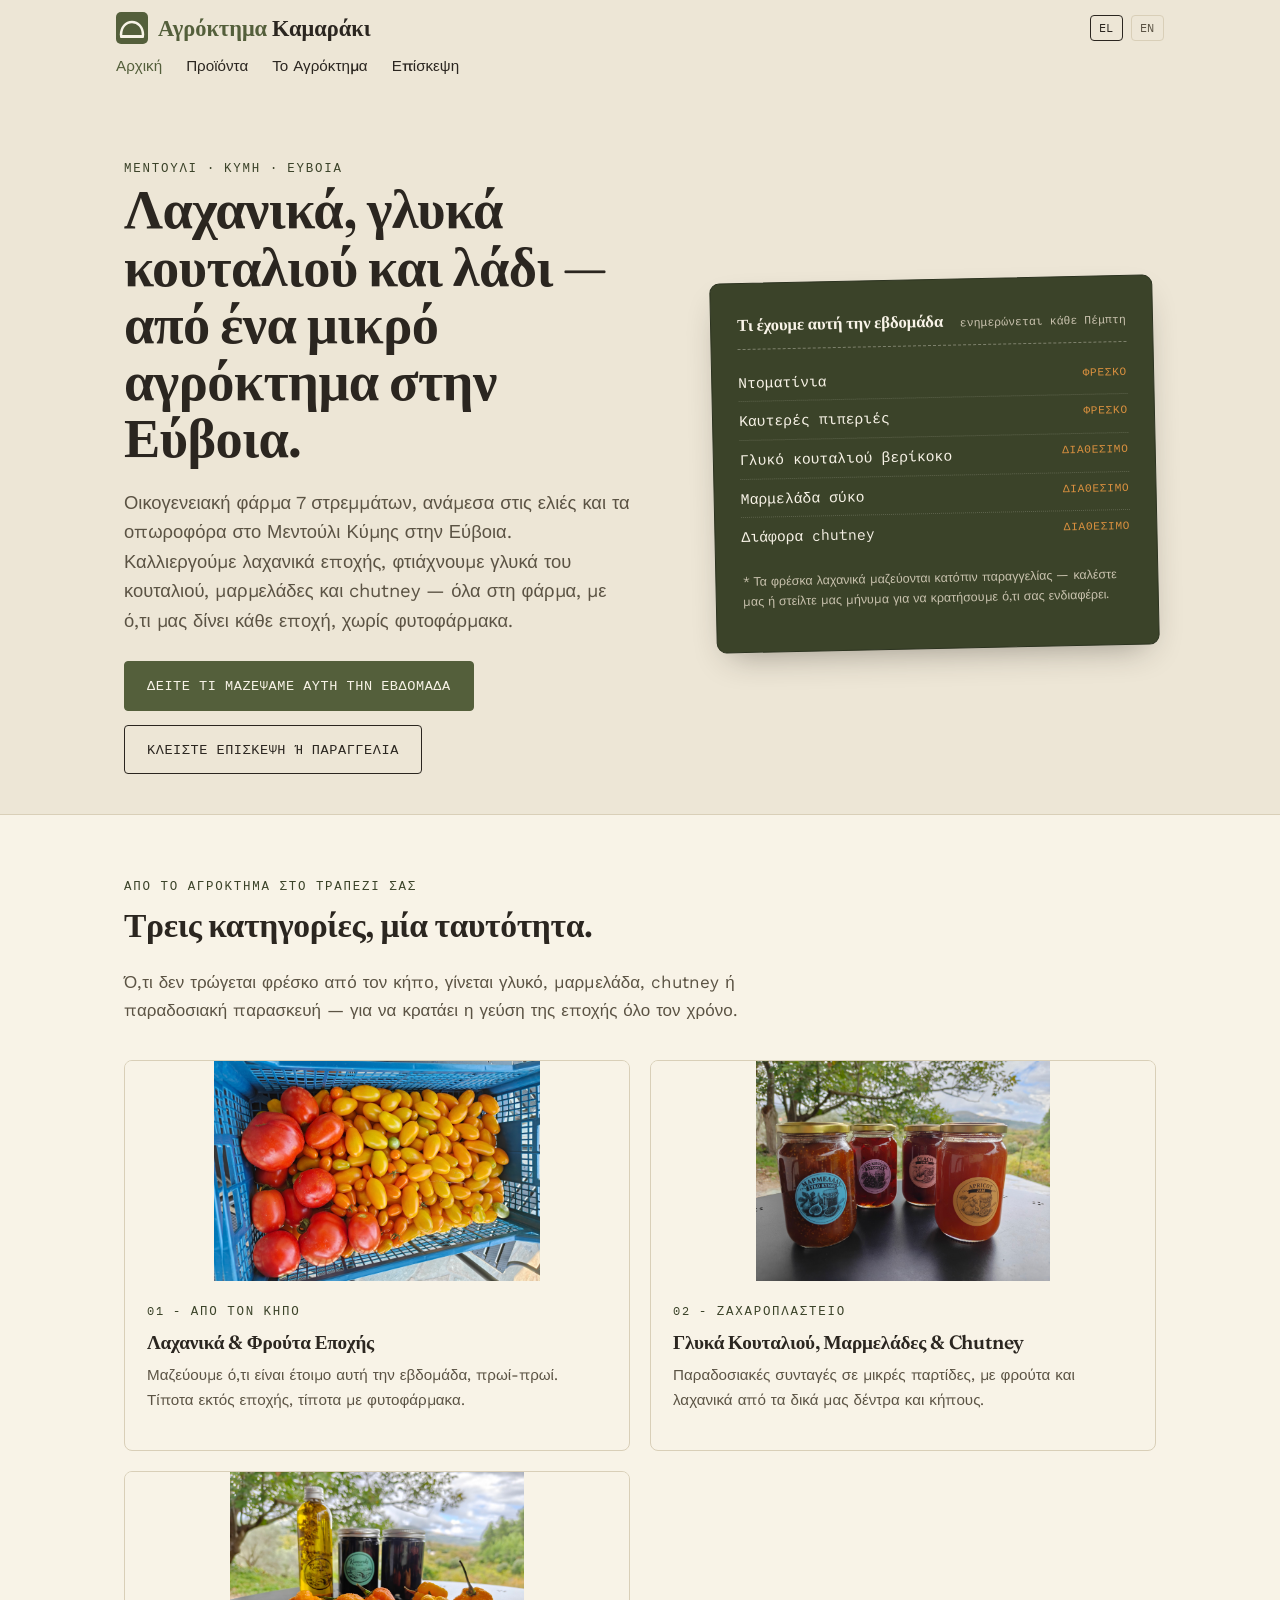
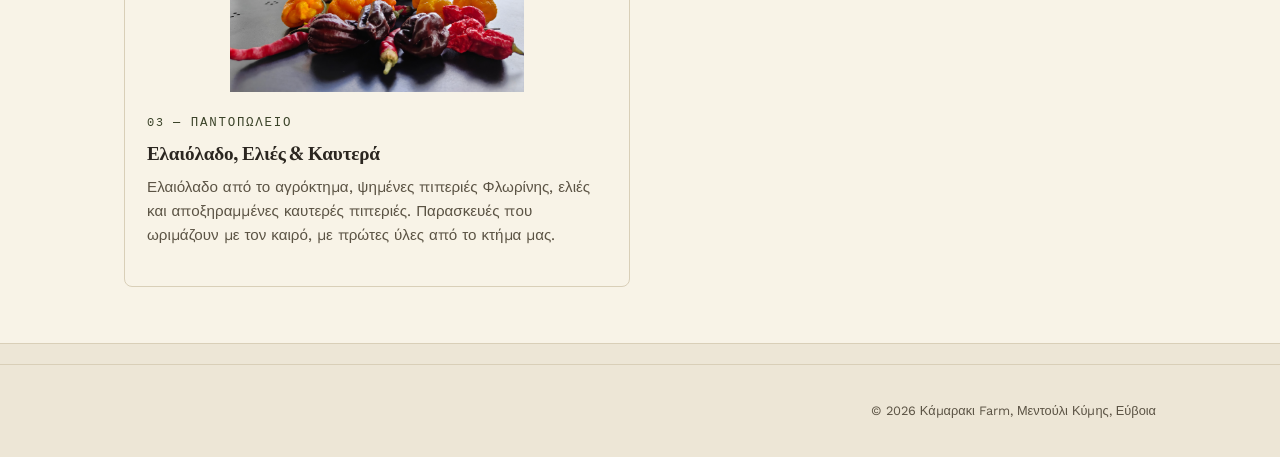
<file: index.html>
<!DOCTYPE html>
<html lang="el">
<head>
<meta charset="UTF-8">
<meta name="viewport" content="width=device-width, initial-scale=1.0">
<title>Αγρόκτημα Καμαράκι — Φρέσκα προϊόντα από το αγρόκτημά μας στην Εύβοια</title>
<meta name="description" content="Οικογενειακή φάρμα 7 στρεμμάτων στο Μεντούλι Κύμης, Εύβοια. Φρέσκα οπωρολαχανικά, γλυκά του κουταλιού, μαρμελάδες και chutney, απευθείας από τη φάρμα.">
<meta property="og:title" content="Αγρόκτημα Καμαράκι">
<meta property="og:description" content="Φρέσκα οπωρολαχανικά, γλυκά του κουταλιού, μαρμελάδες και chutney από τη φάρμα μας στο Μεντούλι Κύμης, Εύβοια.">
<meta property="og:type" content="website">
<link rel="icon" href="assets/favicon.svg" type="image/svg+xml">
<link rel="preconnect" href="https://fonts.googleapis.com">
<link href="https://fonts.googleapis.com/css2?family=Fraunces:opsz,wght@9..144,500;9..144,600;9..144,700&family=Work+Sans:wght@400;500;600&family=IBM+Plex+Mono:wght@400;500&display=swap" rel="stylesheet">
<link rel="stylesheet" href="styles.css?v=2">
</head>
<body>

<header class="site-header">
  <div class="wrap">
    <div class="header-top">
      <a class="brand" href="index.html">
        <svg viewBox="0 0 64 64" aria-hidden="true"><rect width="64" height="64" rx="10" fill="#545F3B"/><path d="M10 46 C10 30 20 20 32 20 C44 20 54 30 54 46" fill="none" stroke="#F8F3E7" stroke-width="5" stroke-linecap="round"/><rect x="8" y="46" width="48" height="6" rx="2" fill="#F8F3E7"/></svg>
        <span class="brand-name">
          <span class="brand-green">Αγρόκτημα</span> Καμαράκι
        </span>
      </a>
      <div class="lang-switch">
        <span>EL</span>
        <a href="index-en.html">EN</a>
      </div>
    </div>
    <nav class="main-nav" aria-label="Κύριο μενού">
      <ul>
        <li><a href="index.html" aria-current="page">Αρχική</a></li>
        <li><a href="products.html">Προϊόντα</a></li>
        <li><a href="about.html">Το Αγρόκτημα</a></li>
        <li><a href="visit.html">Επίσκεψη</a></li>
      </ul>
    </nav>
  </div>
</header>

<main>
  <section class="hero">
    <div class="wrap">
      <div>
        <span class="eyebrow">Μεντούλι · Κύμη · Εύβοια</span>
        <h1>Λαχανικά, γλυκά κουταλιού και λάδι — από ένα μικρό αγρόκτημα στην Εύβοια.</h1>
        <p class="lede">Οικογενειακή φάρμα 7 στρεμμάτων, ανάμεσα στις ελιές και τα οπωροφόρα στο Μεντούλι Κύμης στην Εύβοια. Καλλιεργούμε λαχανικά εποχής, φτιάχνουμε γλυκά του κουταλιού, μαρμελάδες και chutney — όλα στη φάρμα, με ό,τι μας δίνει κάθε εποχή, χωρίς φυτοφάρμακα.</p>
        <div class="hero-actions">
          <a class="btn btn-primary" href="products.html">Δείτε τι μαζέψαμε αυτή την εβδομάδα</a>
          <a class="btn btn-ghost" href="visit.html">Κλείστε επίσκεψη ή παραγγελία</a>
        </div>
      </div>

      <div class="harvest-board" aria-label="Σημερινή σοδειά">
        <div class="board-head">
          <h2>Τι έχουμε αυτή την εβδομάδα</h2>
          <span class="board-date">ενημερώνεται κάθε Πέμπτη</span>
        </div>
        <ul>
          <li><span>Ντοματίνια</span><span class="tag">ΦΡΕΣΚΟ</span></li>
          <li><span>Καυτερές πιπεριές</span><span class="tag">ΦΡΕΣΚΟ</span></li>
          <li><span>Γλυκό κουταλιού βερίκοκο</span><span class="tag">ΔΙΑΘΕΣΙΜΟ</span></li>
          <li><span>Μαρμελάδα σύκο</span><span class="tag">ΔΙΑΘΕΣΙΜΟ</span></li>
          <li><span>Διάφορα chutney</span><span class="tag">ΔΙΑΘΕΣΙΜΟ</span></li>
        </ul>
        <p class="note">* Τα φρέσκα λαχανικά μαζεύονται κατόπιν παραγγελίας — καλέστε μας ή στείλτε μας μήνυμα για να κρατήσουμε ό,τι σας ενδιαφέρει.</p>
      </div>
    </div>
  </section>

<section class="alt">
    <div class="wrap">
      <div class="section-head">
        <span class="eyebrow">Από το αγρόκτημα στο τραπέζι σας</span>
        <h2>Τρεις κατηγορίες, μία ταυτότητα.</h2>
        <p>Ό,τι δεν τρώγεται φρέσκο από τον κήπο, γίνεται γλυκό, μαρμελάδα, chutney ή παραδοσιακή παρασκευή — για να κρατάει η γεύση της εποχής όλο τον χρόνο.</p>
      </div>
      <div class="cat-grid">
        
        <!-- 01 — Σεζόν -->
        <div class="cat-card">
          <img src="images/laxanika.jpg" loading="lazy">
          <div class="cat-body">
            <span class="eyebrow">01 - Από τον Κήπο</span>
            <h3>Λαχανικά & Φρούτα Εποχής</h3>
            <p>Μαζεύουμε ό,τι είναι έτοιμο αυτή την εβδομάδα, πρωί-πρωί. Τίποτα εκτός εποχής, τίποτα με φυτοφάρμακα.</p>
          </div>
        </div>

        <!-- 02 — Ζαχαροπλαστείο -->
        <div class="cat-card">
          <img src="images/spoon_marm_chut.jpg" loading="lazy">
          <div class="cat-body">
            <span class="eyebrow">02 - Ζαχαροπλαστείο</span>
            <h3>Γλυκά Κουταλιού, Μαρμελάδες &amp; Chutney</h3>
            <p>Παραδοσιακές συνταγές σε μικρές παρτίδες, με φρούτα και λαχανικά από τα δικά μας δέντρα και κήπους.</p>
          </div>
        </div>

        <!-- 03 — Παντοπωλείο (Προστέθηκε για να ταιριάζει με τις 3 κατηγορίες) -->
        <div class="cat-card">
          <img src="images/oil_olives_hot.jpg" loading="lazy">
          <div class="cat-body">
            <span class="eyebrow">03 — Παντοπωλείο</span>
            <h3>Ελαιόλαδο, Ελιές & Καυτερά</h3>
            <p>Ελαιόλαδο από το αγρόκτημα, ψημένες πιπεριές Φλωρίνης, ελιές και αποξηραμμένες καυτερές πιπεριές. Παρασκευές που ωριμάζουν με τον καιρό, με πρώτες ύλες από το κτήμα μας.</p>
          </div>
        </div>

      </div>
    </div>
  </section>
</main>

<footer class="site-footer">
  <div class="wrap">
    <small>© 2026 Κάμαρακι Farm, Μεντούλι Κύμης, Εύβοια</small>
  </div>
</footer>

<script>
  document.addEventListener('DOMContentLoaded', () => {
    const header = document.querySelector('.site-header');
    const brandLink = header ? header.querySelector('.brand') : null;

    if (!header || !brandLink) return;

    window.addEventListener('scroll', () => {
      if (window.innerWidth > 768) return;
      
      const eyebrow = document.querySelector('.hero .eyebrow');
      if (eyebrow) {
        const headerBottom = header.getBoundingClientRect().bottom;
        const eyebrowTop = eyebrow.getBoundingClientRect().top;
        
        if (eyebrowTop <= headerBottom) {
          header.classList.add('is-scrolled');
        } else if (window.scrollY < 30) {
          header.classList.remove('is-scrolled');
        }
      }
    });

    // Tap στο λογότυπο για ομαλή επιστροφή στην κορυφή
    brandLink.addEventListener('click', (e) => {
      if (window.innerWidth <= 768 && header.classList.contains('is-scrolled')) {
        e.preventDefault();
        window.scrollTo({ top: 0, behavior: 'smooth' });
      }
    });
  });
</script>

</body>
</html>
</file>
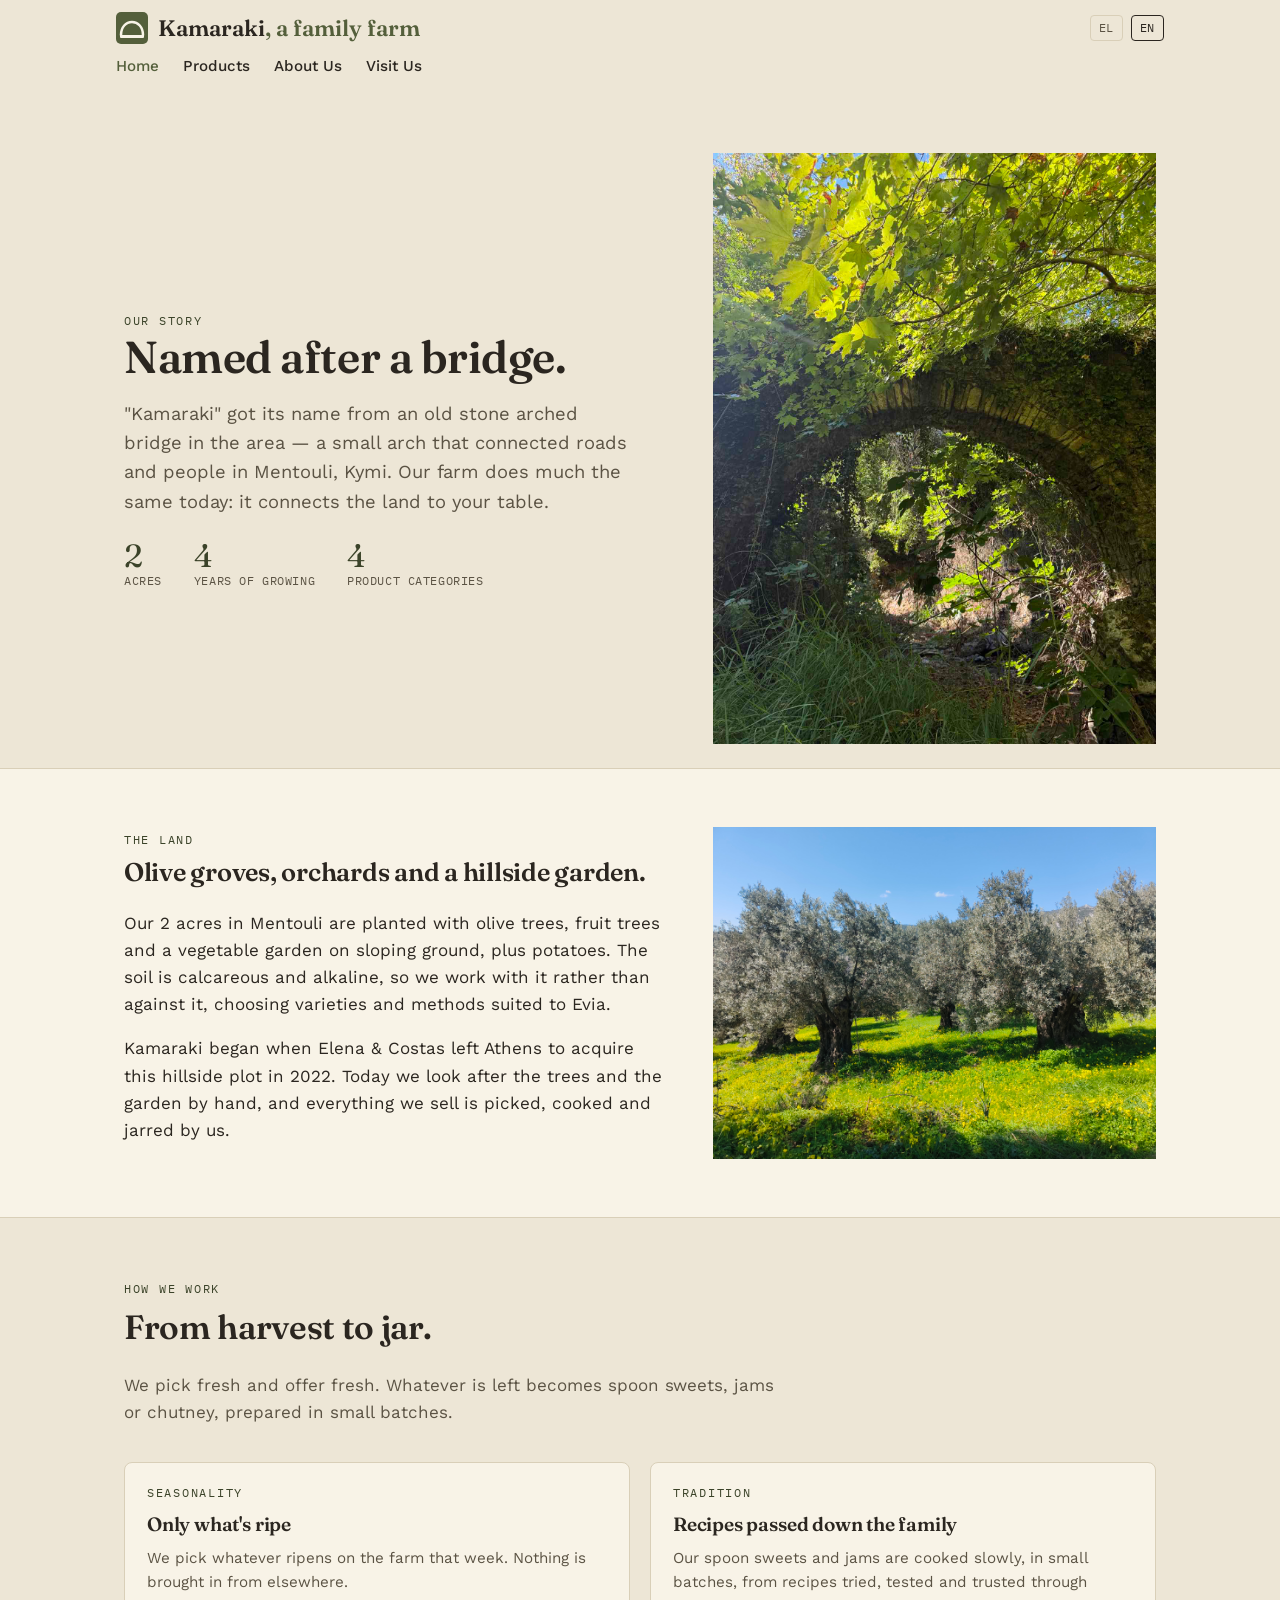
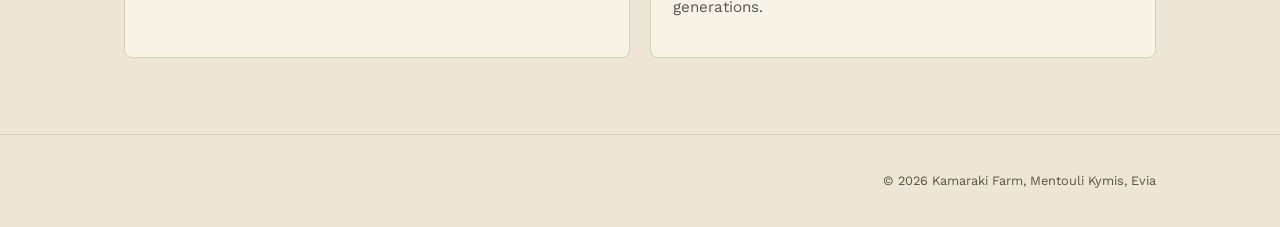
<file: about-en.html>
<!DOCTYPE html>
<html lang="en">
<head>
<meta charset="UTF-8">
<meta name="viewport" content="width=device-width, initial-scale=1.0">
<title>About Us — Kamaraki Farm</title>
<meta name="description" content="The story behind Kamaraki Farm, a family farm of 2 acres in Mentouli, Kymi, Evia.">
<link rel="icon" href="assets/favicon.svg" type="image/svg+xml">
<link rel="preconnect" href="https://fonts.googleapis.com">
<link href="https://fonts.googleapis.com/css2?family=Fraunces:opsz,wght@9..144,500;9..144,600;9..144,700&family=Work+Sans:wght@400;500;600&family=IBM+Plex+Mono:wght@400;500&display=swap" rel="stylesheet">
<link rel="stylesheet" href="styles.css">
</head>
<body>

<header class="site-header">
  <div class="wrap">
    <div class="header-top">
      <a class="brand" href="index-en.html">
        <svg viewBox="0 0 64 64" aria-hidden="true"><rect width="64" height="64" rx="10" fill="#545F3B"/><path d="M10 46 C10 30 20 20 32 20 C44 20 54 30 54 46" fill="none" stroke="#F8F3E7" stroke-width="5" stroke-linecap="round"/><rect x="8" y="46" width="48" height="6" rx="2" fill="#F8F3E7"/></svg>
        <span class="brand-name">Kamaraki<span class="brand-green">,<span class="brand-tagline"> a family farm</span></span></span>
      </a>
      <div class="lang-switch">
        <a href="index.html">EL</a>
        <span>EN</span>
      </div>
    </div>
    <nav class="main-nav" aria-label="Main menu">
      <ul>
        <li><a href="index-en.html" aria-current="page">Home</a></li>
        <li><a href="products-en.html">Products</a></li>
        <li><a href="about-en.html">About Us</a></li>
        <li><a href="visit-en.html">Visit Us</a></li>
      </ul>
    </nav>
  </div>
</header>

<main>
  <section class="hero" style="padding-bottom:24px;">
    <div class="story-grid wrap">
      <div>
        <span class="eyebrow">Our Story</span>
        <h1 style="font-size:clamp(2rem,4vw,2.8rem);">Named after a bridge.</h1>
        <p class="lede">"Kamaraki" got its name from an old stone arched bridge in the area — a small arch that connected roads and people in Mentouli, Kymi. Our farm does much the same today: it connects the land to your table.</p>
        <div class="stat-row">
          <div class="stat"><div class="num">2</div><div class="label">Acres</div></div>
          <div class="stat"><div class="num">4</div><div class="label">Years of growing</div></div>
          <div class="stat"><div class="num">4</div><div class="label">Product categories</div></div>
        </div>
      </div>
     <img src="images/KAMARAKI.jpg" loading="lazy">
    </div>
  </section>

  <section class="alt">
    <div class="story-grid reverse wrap">
      <img src="images/elaionas.jpg" loading="lazy">
      <div>
        <span class="eyebrow">The Land</span>
        <h2>Olive groves, orchards and a hillside garden.</h2>
        <p>Our 2 acres in Mentouli are planted with olive trees, fruit trees and a vegetable garden on sloping ground, plus potatoes. The soil is calcareous and alkaline, so we work with it rather than against it, choosing varieties and methods suited to Evia.</p>
        <p>Kamaraki began when Elena & Costas left Athens to acquire this hillside plot in 2022. Today we look after the trees and the garden by hand, and everything we sell is picked, cooked and jarred by us.</p>
      </div>
    </div>
  </section>

  <section>
    <div class="wrap">
      <div class="section-head">
        <span class="eyebrow">How We Work</span>
        <h2>From harvest to jar.</h2>
        <p>We pick fresh and offer fresh. Whatever is left becomes spoon sweets, jams or chutney, prepared in small batches.</p>
      </div>
      <div class="cat-grid">
        <div class="cat-card">
          <div class="cat-body">
            <span class="eyebrow">Seasonality</span>
            <h3>Only what's ripe</h3>
            <p>We pick whatever ripens on the farm that week. Nothing is brought in from elsewhere.</p>
          </div>
        </div>
        <div class="cat-card">
          <div class="cat-body">
            <span class="eyebrow">Tradition</span>
            <h3>Recipes passed down the family</h3>
            <p>Our spoon sweets and jams are cooked slowly, in small batches, from recipes tried, tested and trusted through generations.</p>
          </div>
        </div>
      </div>
    </div>
  </section>
</main>

<footer class="site-footer">
  <div class="wrap">
    <small>© 2026 Kamaraki Farm, Mentouli Kymis, Evia</small>
  </div>
</footer>

<script>
  document.addEventListener('DOMContentLoaded', () => {
    const header = document.querySelector('.site-header');
    const brandLink = header ? header.querySelector('.brand') : null;

    if (!header || !brandLink) return;

    window.addEventListener('scroll', () => {
      if (window.innerWidth > 768) return;

      const eyebrow = document.querySelector('.hero .eyebrow');
      if (eyebrow) {
        const headerBottom = header.getBoundingClientRect().bottom;
        const eyebrowTop = eyebrow.getBoundingClientRect().top;

        if (eyebrowTop <= headerBottom) {
          header.classList.add('is-scrolled');
        } else if (window.scrollY < 30) {
          header.classList.remove('is-scrolled');
        }
      }
    });

    brandLink.addEventListener('click', (e) => {
      if (window.innerWidth <= 768 && header.classList.contains('is-scrolled')) {
        e.preventDefault();
        window.scrollTo({ top: 0, behavior: 'smooth' });
      }
    });
  });
</script>

</body>
</html>
</file>
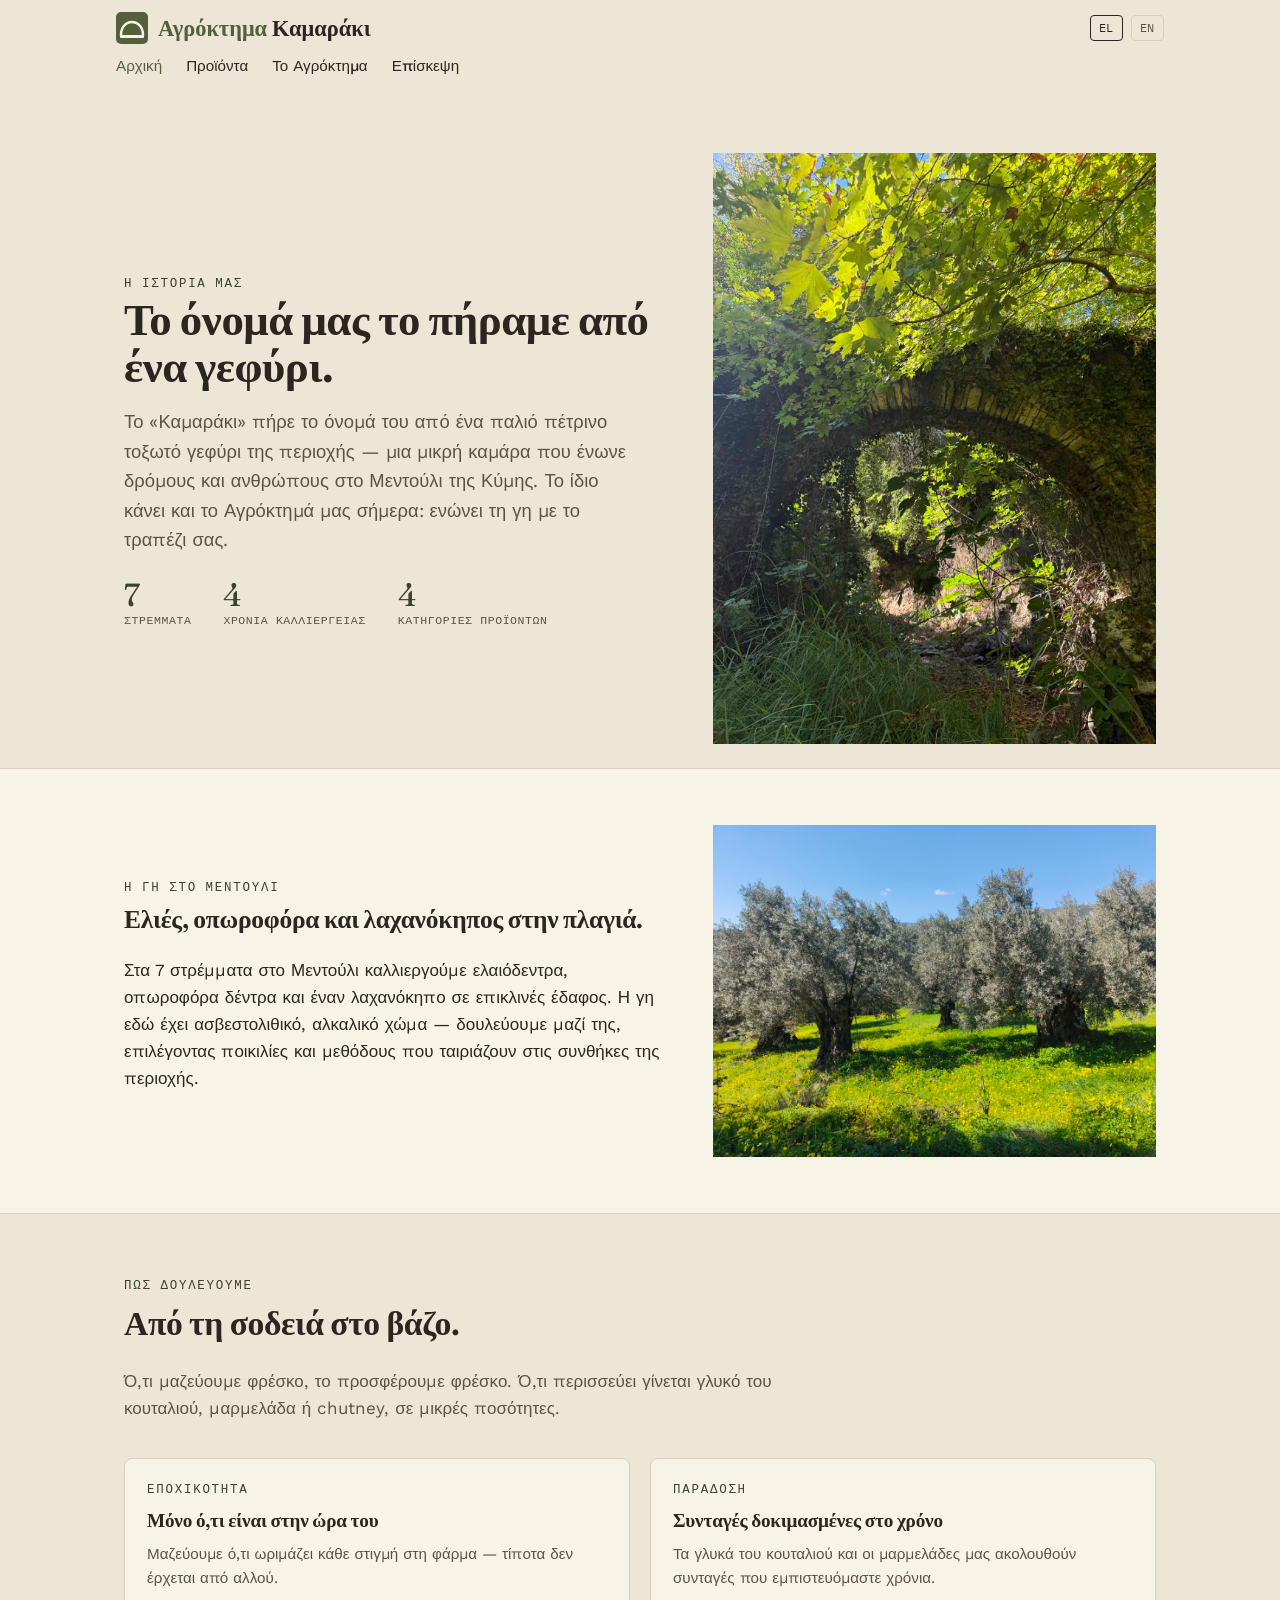
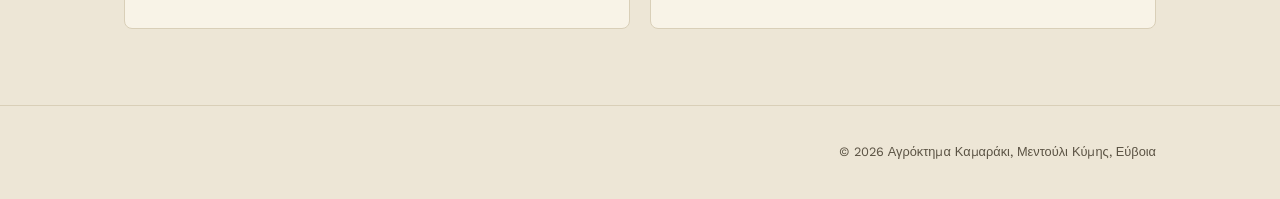
<file: about.html>
<!DOCTYPE html>
<html lang="el">
<head>
<meta charset="UTF-8">
<meta name="viewport" content="width=device-width, initial-scale=1.0">
<title>Το Αγρόκτημα — Αγρόκτημα Καμαράκι</title>
<meta name="description" content="Η ιστορία πίσω από το Αγρόκτημα Καμαράκι, μια οικογενειακή φάρμα 7 στρεμμάτων στο Μεντούλι Κύμης, Εύβοια.">
<link rel="icon" href="assets/favicon.svg" type="image/svg+xml">
<link rel="preconnect" href="https://fonts.googleapis.com">
<link href="https://fonts.googleapis.com/css2?family=Fraunces:opsz,wght@9..144,500;9..144,600;9..144,700&family=Work+Sans:wght@400;500;600&family=IBM+Plex+Mono:wght@400;500&display=swap" rel="stylesheet">
<link rel="stylesheet" href="styles.css">
</head>
<body>

<header class="site-header">
  <div class="wrap">
    <div class="header-top">
      <a class="brand" href="index.html">
        <svg viewBox="0 0 64 64" aria-hidden="true"><rect width="64" height="64" rx="10" fill="#545F3B"/><path d="M10 46 C10 30 20 20 32 20 C44 20 54 30 54 46" fill="none" stroke="#F8F3E7" stroke-width="5" stroke-linecap="round"/><rect x="8" y="46" width="48" height="6" rx="2" fill="#F8F3E7"/></svg>
        <span class="brand-name">
          <span class="brand-green">Αγρόκτημα</span> Καμαράκι
        </span>
      </a>
      <div class="lang-switch">
        <span>EL</span>
        <a href="index-en.html">EN</a>
      </div>
    </div>
    <nav class="main-nav" aria-label="Κύριο μενού">
      <ul>
        <li><a href="index.html" aria-current="page">Αρχική</a></li>
        <li><a href="products.html">Προϊόντα</a></li>
        <li><a href="about.html">Το Αγρόκτημα</a></li>
        <li><a href="visit.html">Επίσκεψη</a></li>
      </ul>
    </nav>
  </div>
</header>

<main>
  <section class="hero" style="padding-bottom:24px;">
    <div class="story-grid wrap">
      <div>
        <span class="eyebrow">Η Ιστορία Μας</span>
        <h1 style="font-size:clamp(2rem,4vw,2.8rem);">Το όνομά μας το πήραμε από ένα γεφύρι.</h1>
        <p class="lede">Το «Καμαράκι» πήρε το όνομά του από ένα παλιό πέτρινο τοξωτό γεφύρι της περιοχής — μια μικρή καμάρα που ένωνε δρόμους και ανθρώπους στο Μεντούλι της Κύμης. Το ίδιο κάνει και το Αγρόκτημά μας σήμερα: ενώνει τη γη με το τραπέζι σας.</p>
        <div class="stat-row">
          <div class="stat"><div class="num">7</div><div class="label">Στρέμματα</div></div>
          <div class="stat"><div class="num">4</div><div class="label">Χρόνια καλλιέργειας</div></div>
          <div class="stat"><div class="num">4</div><div class="label">Κατηγορίες προϊόντων</div></div>
        </div>
      </div>
      <img src="images/KAMARAKI.jpg" loading="lazy">
    </div>
  </section>

  <section class="alt">
    <div class="story-grid reverse wrap">
      <img src="images/elaionas.jpg" loading="lazy">
      <div>
        <span class="eyebrow">Η Γη στο Μεντούλι</span>
        <h2>Ελιές, οπωροφόρα και λαχανόκηπος στην πλαγιά.</h2>
        <p>Στα 7 στρέμματα στο Μεντούλι καλλιεργούμε ελαιόδεντρα, οπωροφόρα δέντρα και έναν λαχανόκηπο σε επικλινές έδαφος. Η γη εδώ έχει ασβεστολιθικό, αλκαλικό χώμα — δουλεύουμε μαζί της, επιλέγοντας ποικιλίες και μεθόδους που ταιριάζουν στις συνθήκες της περιοχής.</p>
      </div>
    </div>
  </section>

  <section>
    <div class="wrap">
      <div class="section-head">
        <span class="eyebrow">Πώς Δουλεύουμε</span>
        <h2>Από τη σοδειά στο βάζο.</h2>
        <p>Ό,τι μαζεύουμε φρέσκο, το προσφέρουμε φρέσκο. Ό,τι περισσεύει γίνεται γλυκό του κουταλιού, μαρμελάδα ή chutney, σε μικρές ποσότητες.</p>
      </div>
      <div class="cat-grid">
        <div class="cat-card">
          <div class="cat-body">
            <span class="eyebrow">Εποχικότητα</span>
            <h3>Μόνο ό,τι είναι στην ώρα του</h3>
            <p>Μαζεύουμε ό,τι ωριμάζει κάθε στιγμή στη φάρμα — τίποτα δεν έρχεται από αλλού.</p>
          </div>
        </div>
        <div class="cat-card">
          <div class="cat-body">
            <span class="eyebrow">Παράδοση</span>
            <h3>Συνταγές δοκιμασμένες στο χρόνο</h3>
            <p>Τα γλυκά του κουταλιού και οι μαρμελάδες μας ακολουθούν συνταγές που εμπιστευόμαστε χρόνια.</p>
          </div>
        </div>
      </div>
    </div>
  </section>
</main>

<footer class="site-footer">
  <div class="wrap">
    <small>© 2026 Αγρόκτημα Καμαράκι, Μεντούλι Κύμης, Εύβοια</small>
  </div>
</footer>

<script>
  document.addEventListener('DOMContentLoaded', () => {
    const header = document.querySelector('.site-header');
    const brandLink = header ? header.querySelector('.brand') : null;

    if (!header || !brandLink) return;

    // Παρακολούθηση κύλισης (scroll) στα κινητά
    window.addEventListener('scroll', () => {
      if (window.innerWidth > 768) return;
      
      const eyebrow = document.querySelector('.hero .eyebrow');
      if (eyebrow) {
        const headerBottom = header.getBoundingClientRect().bottom;
        const eyebrowTop = eyebrow.getBoundingClientRect().top;
        
        if (eyebrowTop <= headerBottom) {
          header.classList.add('is-scrolled');
        } else if (window.scrollY < 30) {
          header.classList.remove('is-scrolled');
        }
      }
    });

    // Tap στο λογότυπο για ομαλή επιστροφή στην κορυφή όταν η σελίδα έχει κατεβεί
    brandLink.addEventListener('click', (e) => {
      if (window.innerWidth <= 768 && header.classList.contains('is-scrolled')) {
        e.preventDefault();
        window.scrollTo({ top: 0, behavior: 'smooth' });
      }
    });
  });
</script>

</body>
</html>
</file>
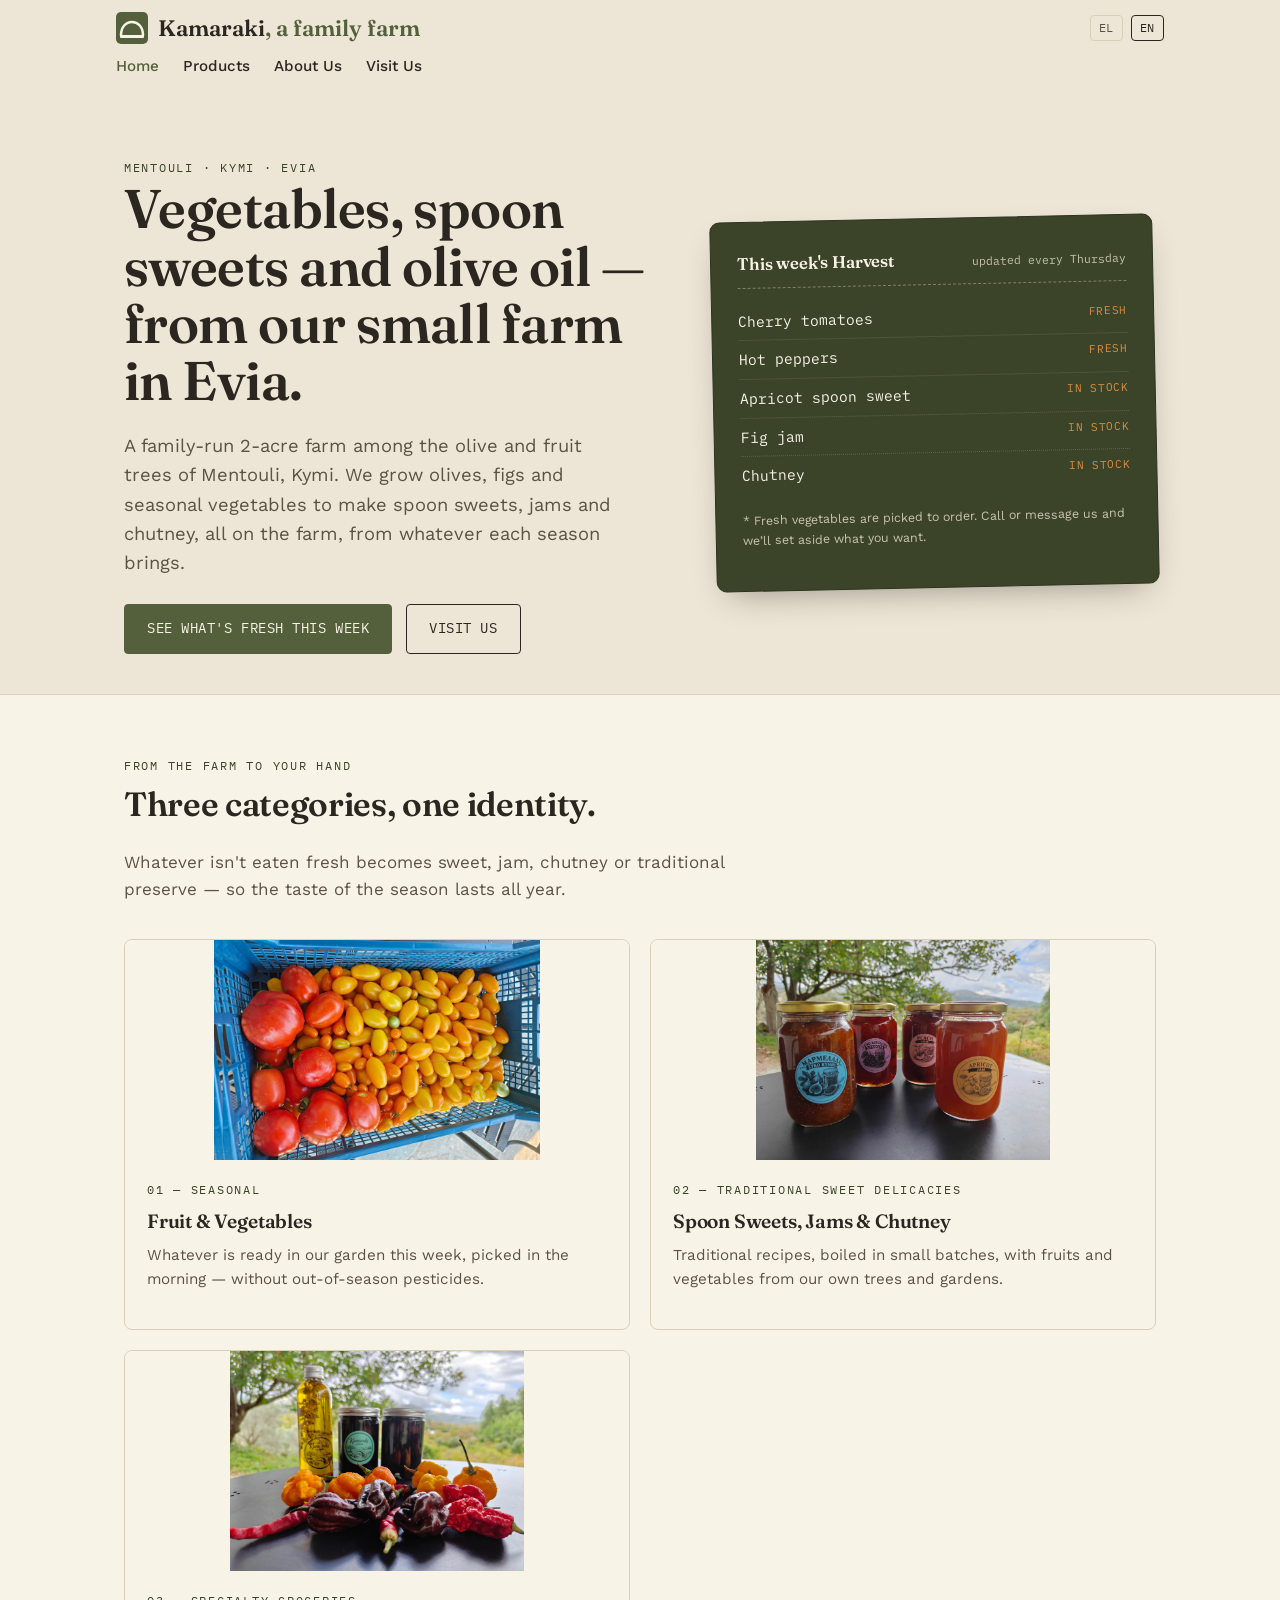
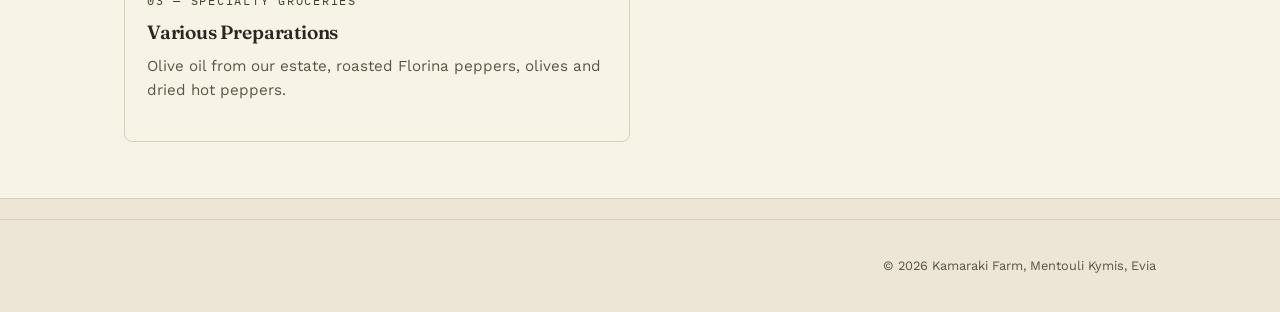
<file: index-en.html>
<!DOCTYPE html>
<html lang="en">
<head>
<meta charset="UTF-8">
<meta name="viewport" content="width=device-width, initial-scale=1.0">
<title>Kamaraki Farm — Fresh produce from our farm in Evia</title>
<meta name="description" content="Family farm of 7 acres in Mentouli, Kymi, Evia. Fresh vegetables, spoon sweets, jams and chutney, straight from the farm.">
<meta property="og:title" content="Kamaraki Farm">
<meta property="og:description" content="Fresh vegetables, spoon sweets, jams and chutney from our farm in Mentouli, Kymi, Evia.">
<meta property="og:type" content="website">
<link rel="icon" href="assets/favicon.svg" type="image/svg+xml">
<link rel="preconnect" href="https://fonts.googleapis.com">
<link href="https://fonts.googleapis.com/css2?family=Fraunces:opsz,wght@9..144,500;9..144,600;9..144,700&family=Work+Sans:wght@400;500;600&family=IBM+Plex+Mono:wght@400;500&display=swap" rel="stylesheet">
<link rel="stylesheet" href="styles.css?v=2">
</head>
<body>

<header class="site-header">
  <div class="wrap">
    <div class="header-top">
      <a class="brand" href="index-en.html">
        <svg viewBox="0 0 64 64" aria-hidden="true"><rect width="64" height="64" rx="10" fill="#545F3B"/><path d="M10 46 C10 30 20 20 32 20 C44 20 54 30 54 46" fill="none" stroke="#F8F3E7" stroke-width="5" stroke-linecap="round"/><rect x="8" y="46" width="48" height="6" rx="2" fill="#F8F3E7"/></svg>
        <span class="brand-name">Kamaraki<span class="brand-green">,<span class="brand-tagline"> a family farm</span></span></span>
      </a>
      <div class="lang-switch">
        <a href="index.html">EL</a>
        <span>EN</span>
      </div>
    </div>
    <nav class="main-nav" aria-label="Main menu">
      <ul>
        <li><a href="index-en.html" aria-current="page">Home</a></li>
        <li><a href="products-en.html">Products</a></li>
        <li><a href="about-en.html">About Us</a></li>
        <li><a href="visit-en.html">Visit Us</a></li>
      </ul>
    </nav>
  </div>
</header>

<main>
  <section class="hero">
    <div class="wrap">
      <div>
        <span class="eyebrow">Mentouli · Kymi · Evia</span>
        <h1>Vegetables, spoon sweets and olive oil — from our small farm in Evia.</h1>
        <p class="lede">A family-run 2-acre farm among the olive and fruit trees of Mentouli, Kymi. We grow olives, figs and seasonal vegetables to make spoon sweets, jams and chutney, all on the farm, from whatever each season brings.</p>
        <div class="hero-actions">
          <a class="btn btn-primary" href="products-en.html">See what's fresh this week</a>
          <a class="btn btn-ghost" href="visit-en.html">Visit us</a>
        </div>
      </div>

      <div class="harvest-board" aria-label="Today's harvest">
        <div class="board-head">
          <h2>This week's Harvest</h2>
          <span class="board-date">updated every Thursday</span>
        </div>
        <ul>
          <li><span>Cherry tomatoes</span><span class="tag">FRESH</span></li>
          <li><span>Hot peppers</span><span class="tag">FRESH</span></li>
          <li><span>Apricot spoon sweet</span><span class="tag">IN STOCK</span></li>
          <li><span>Fig jam</span><span class="tag">IN STOCK</span></li>
          <li><span>Chutney</span><span class="tag">IN STOCK</span></li>
        </ul>
        <p class="note">* Fresh vegetables are picked to order. Call or message us and we’ll set aside what you want.</p>
      </div>
    </div>
  </section>

<section class="alt">
    <div class="wrap">
      <div class="section-head">
        <span class="eyebrow">From the farm to your hand</span>
        <h2>Three categories, one identity.</h2>
        <p>Whatever isn't eaten fresh becomes sweet, jam, chutney or traditional preserve — so the taste of the season lasts all year.</p>
      </div>
      <div class="cat-grid">

        <div class="cat-card">
          <img src="images/laxanika.jpg" loading="lazy">
          <div class="cat-body">
            <span class="eyebrow">01 — Seasonal</span>
            <h3>Fruit & Vegetables</h3>
            <p>Whatever is ready in our garden this week, picked in the morning — without out-of-season pesticides.</p>
          </div>
        </div>

        <div class="cat-card">
          <img src="images/spoon_marm_chut.jpg" loading="lazy">
          <div class="cat-body">
            <span class="eyebrow">02 — Traditional Sweet Delicacies</span>
            <h3>Spoon Sweets, Jams &amp; Chutney</h3>
            <p>Traditional recipes, boiled in small batches, with fruits and vegetables from our own trees and gardens.</p>
          </div>
        </div>

        <div class="cat-card">
          <img src="images/oil_olives_hot.jpg" loading="lazy">
          <div class="cat-body">
            <span class="eyebrow">03 — Specialty Groceries</span>
            <h3>Various Preparations</h3>
            <p>Olive oil from our estate, roasted Florina peppers, olives and dried hot peppers.</p>
          </div>
        </div>

      </div>
    </div>
  </section>
</main>

<footer class="site-footer">
  <div class="wrap">
    <small>© 2026 Kamaraki Farm, Mentouli Kymis, Evia</small>
  </div>
</footer>

<script>
  document.addEventListener('DOMContentLoaded', () => {
    const header = document.querySelector('.site-header');
    const brandLink = header ? header.querySelector('.brand') : null;

    if (!header || !brandLink) return;

    window.addEventListener('scroll', () => {
      if (window.innerWidth > 768) return;

      const eyebrow = document.querySelector('.hero .eyebrow');
      if (eyebrow) {
        const headerBottom = header.getBoundingClientRect().bottom;
        const eyebrowTop = eyebrow.getBoundingClientRect().top;

        if (eyebrowTop <= headerBottom) {
          header.classList.add('is-scrolled');
        } else if (window.scrollY < 30) {
          header.classList.remove('is-scrolled');
        }
      }
    });

    brandLink.addEventListener('click', (e) => {
      if (window.innerWidth <= 768 && header.classList.contains('is-scrolled')) {
        e.preventDefault();
        window.scrollTo({ top: 0, behavior: 'smooth' });
      }
    });
  });
</script>

</body>
</html>
</file>
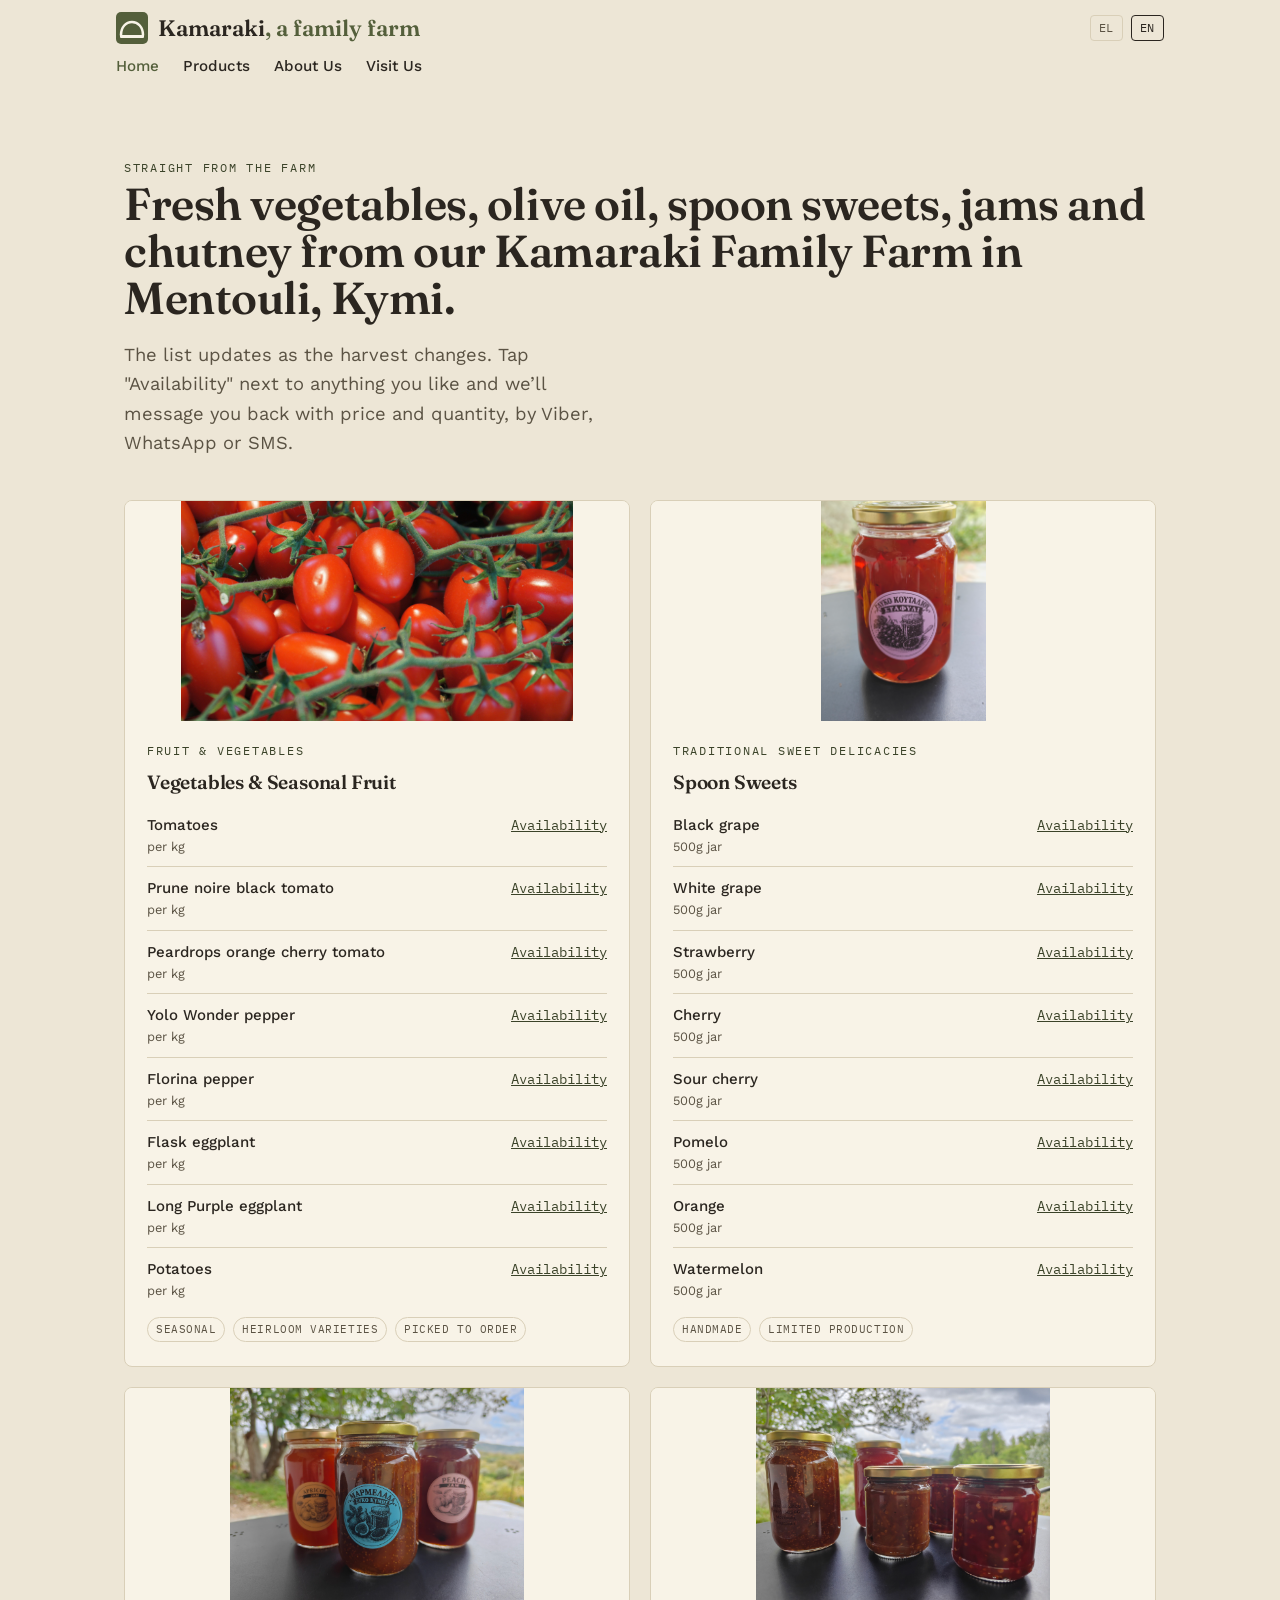
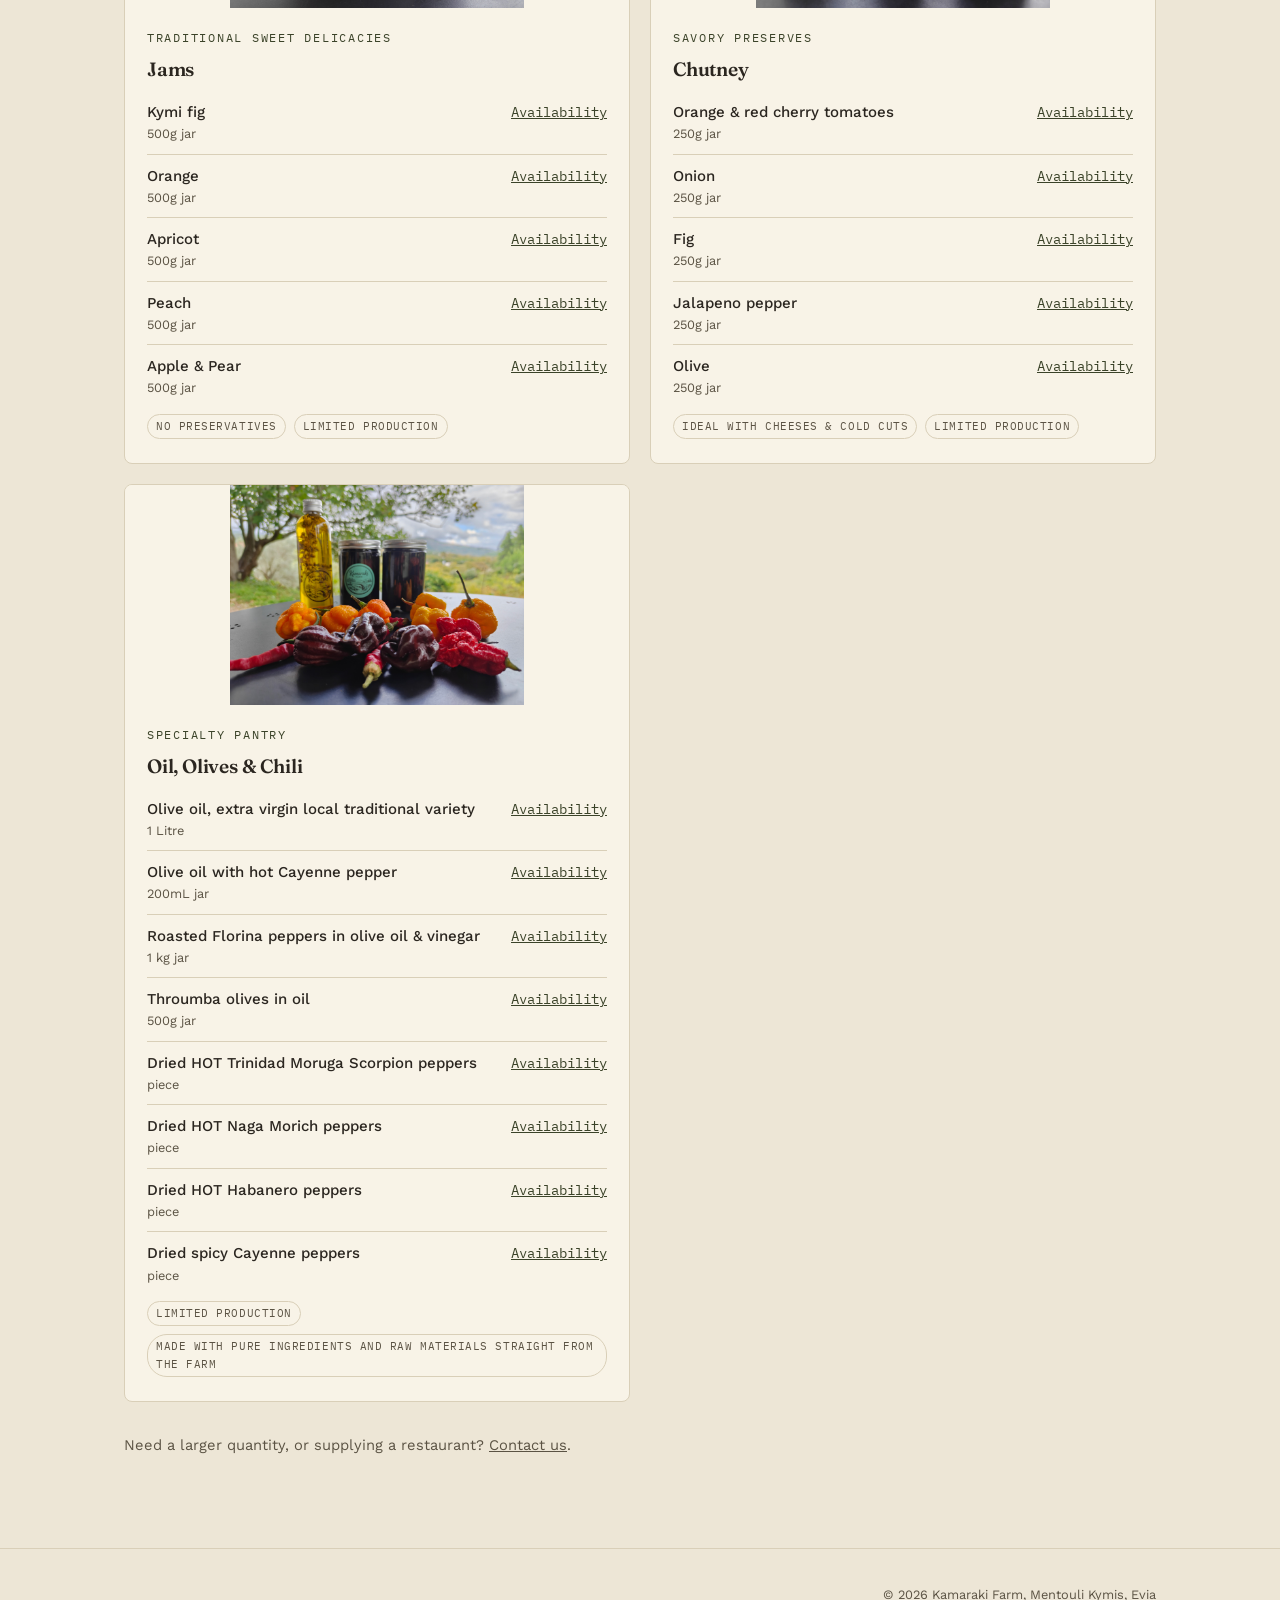
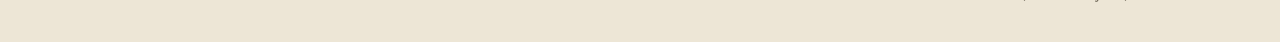
<file: products-en.html>
<!DOCTYPE html>
<html lang="en">
<head>
<meta charset="UTF-8">
<meta name="viewport" content="width=device-width, initial-scale=1.0">
<title>Products — Kamaraki Farm</title>
<meta name="description" content="Available now: fresh fruit & vegetables, spoon sweets, jams and chutney from Kamaraki Farm in Mentouli, Kymi, Evia.">
<link rel="icon" href="assets/favicon.svg" type="image/svg+xml">
<link rel="preconnect" href="https://fonts.googleapis.com">
<link href="https://fonts.googleapis.com/css2?family=Fraunces:opsz,wght@9..144,500;9..144,600;9..144,700&family=Work+Sans:wght@400;500;600&family=IBM+Plex+Mono:wght@400;500&display=swap" rel="stylesheet">
<link rel="stylesheet" href="styles.css">
</head>
<body>

<header class="site-header">
  <div class="wrap">
    <div class="header-top">
      <a class="brand" href="index-en.html">
        <svg viewBox="0 0 64 64" aria-hidden="true"><rect width="64" height="64" rx="10" fill="#545F3B"/><path d="M10 46 C10 30 20 20 32 20 C44 20 54 30 54 46" fill="none" stroke="#F8F3E7" stroke-width="5" stroke-linecap="round"/><rect x="8" y="46" width="48" height="6" rx="2" fill="#F8F3E7"/></svg>
        <span class="brand-name">Kamaraki<span class="brand-green">,<span class="brand-tagline"> a family farm</span></span></span>
      </a>
      <div class="lang-switch">
        <a href="index.html">EL</a>
        <span>EN</span>
      </div>
    </div>
    <nav class="main-nav" aria-label="Main menu">
      <ul>
        <li><a href="index-en.html" aria-current="page">Home</a></li>
        <li><a href="products-en.html">Products</a></li>
        <li><a href="about-en.html">About Us</a></li>
        <li><a href="visit-en.html">Visit Us</a></li>
      </ul>
    </nav>
  </div>
</header>

<main>
  <section class="hero" style="padding-bottom:12px;">
    <div class="wrap" style="grid-template-columns:1fr;">
      <div>
        <span class="eyebrow">Straight from the farm</span>
        <h1 style="font-size:clamp(2rem,4vw,2.8rem);">Fresh vegetables, olive oil, spoon sweets, jams and chutney from our Kamaraki Family Farm in Mentouli, Kymi.</h1>
        <p class="lede">The list updates as the harvest changes. Tap "Availability" next to anything you like and we’ll message you back with price and quantity, by Viber, WhatsApp or SMS.</p>
      </div>
    </div>
  </section>

  <section style="padding-top:12px;">
    <div class="wrap">
      <div class="cat-grid">

        <div class="cat-card">
          <img src="images/grape_tomatoes.jpeg" loading="lazy">
          <div class="cat-body">
            <span class="eyebrow">Fruit & Vegetables</span>
            <h3>Vegetables &amp; Seasonal Fruit</h3>
            <ul class="product-list">
              <li><span class="pname">Tomatoes<span class="pnote">per kg</span></span><button type="button" class="price-btn" onclick="openAvailabilityModal('Tomatoes (per kg)')">Availability</button></li>
              <li><span class="pname">Prune noire black tomato<span class="pnote">per kg</span></span><button type="button" class="price-btn" onclick="openAvailabilityModal('Prune noire black tomato (per kg)')">Availability</button></li>
              <li><span class="pname">Peardrops orange cherry tomato<span class="pnote">per kg</span></span><button type="button" class="price-btn" onclick="openAvailabilityModal('Peardrops orange cherry tomato (per kg)')">Availability</button></li>
              <li><span class="pname">Yolo Wonder pepper<span class="pnote">per kg</span></span><button type="button" class="price-btn" onclick="openAvailabilityModal('Yolo Wonder pepper (per kg)')">Availability</button></li>
              <li><span class="pname">Florina pepper<span class="pnote">per kg</span></span><button type="button" class="price-btn" onclick="openAvailabilityModal('Florina pepper (per kg)')">Availability</button></li>
              <li><span class="pname">Flask eggplant<span class="pnote">per kg</span></span><button type="button" class="price-btn" onclick="openAvailabilityModal('Flask eggplant (per kg)')">Availability</button></li>
              <li><span class="pname">Long Purple eggplant<span class="pnote">per kg</span></span><button type="button" class="price-btn" onclick="openAvailabilityModal('Long Purple eggplant (per kg)')">Availability</button></li>
              <li><span class="pname">Potatoes<span class="pnote">per kg</span></span><button type="button" class="price-btn" onclick="openAvailabilityModal('Potatoes (per kg)')">Availability</button></li>
            </ul>
            <div class="badge-row"><span class="badge">Seasonal</span><span class="badge">heirloom varieties</span><span class="badge">Picked to order</span></div>
          </div>
        </div>

        <div class="cat-card">
          <img src="images/spoon_sweets.jpg" loading="lazy">
          <div class="cat-body">
            <span class="eyebrow">Traditional Sweet Delicacies</span>
            <h3>Spoon Sweets</h3>
            <ul class="product-list">
              <li><span class="pname">Black grape<span class="pnote">500g jar</span></span><button type="button" class="price-btn" onclick="openAvailabilityModal('Black grape')">Availability</button></li>
              <li><span class="pname">White grape<span class="pnote">500g jar</span></span><button type="button" class="price-btn" onclick="openAvailabilityModal('White grape')">Availability</button></li>
              <li><span class="pname">Strawberry<span class="pnote">500g jar</span></span><button type="button" class="price-btn" onclick="openAvailabilityModal('Strawberry')">Availability</button></li>
              <li><span class="pname">Cherry<span class="pnote">500g jar</span></span><button type="button" class="price-btn" onclick="openAvailabilityModal('Cherry')">Availability</button></li>
              <li><span class="pname">Sour cherry<span class="pnote">500g jar</span></span><button type="button" class="price-btn" onclick="openAvailabilityModal('Sour cherry')">Availability</button></li>
              <li><span class="pname">Pomelo<span class="pnote">500g jar</span></span><button type="button" class="price-btn" onclick="openAvailabilityModal('Lemon frape')">Availability</button></li>
              <li><span class="pname">Orange<span class="pnote">500g jar</span></span><button type="button" class="price-btn" onclick="openAvailabilityModal('Orange')">Availability</button></li>
              <li><span class="pname">Watermelon<span class="pnote">500g jar</span></span><button type="button" class="price-btn" onclick="openAvailabilityModal('Watermelon')">Availability</button></li>
            </ul>
            <div class="badge-row"><span class="badge">Handmade</span><span class="badge">Limited production</span></div>
          </div>
        </div>

        <div class="cat-card">
          <img src="images/marms.jpg" loading="lazy">
          <div class="cat-body">
            <span class="eyebrow">Traditional Sweet Delicacies</span>
            <h3>Jams</h3>
            <ul class="product-list">
              <li><span class="pname">Kymi fig<span class="pnote">500g jar</span></span><button type="button" class="price-btn" onclick="openAvailabilityModal('Kymi fig')">Availability</button></li>
              <li><span class="pname">Orange<span class="pnote">500g jar</span></span><button type="button" class="price-btn" onclick="openAvailabilityModal('Orange jam')">Availability</button></li>
              <li><span class="pname">Apricot<span class="pnote">500g jar</span></span><button type="button" class="price-btn" onclick="openAvailabilityModal('Apricot')">Availability</button></li>
              <li><span class="pname">Peach<span class="pnote">500g jar</span></span><button type="button" class="price-btn" onclick="openAvailabilityModal('Peach')">Availability</button></li>
              <li><span class="pname">Apple &amp; Pear<span class="pnote">500g jar</span></span><button type="button" class="price-btn" onclick="openAvailabilityModal('Apple & Pear')">Availability</button></li>
            </ul>
            <div class="badge-row"><span class="badge">No preservatives</span><span class="badge">Limited production</span></div>
          </div>
        </div>

        <div class="cat-card">
          <img src="images/chutneys.jpg" loading="lazy">
          <div class="cat-body">
            <span class="eyebrow">Savory Preserves</span>
            <h3>Chutney</h3>
            <ul class="product-list">
              <li><span class="pname">Orange &amp; red cherry tomatoes<span class="pnote">250g jar</span></span><button type="button" class="price-btn" onclick="openAvailabilityModal('Orange & red cherry tomatoes (chutney)')">Availability</button></li>
              <li><span class="pname">Onion<span class="pnote">250g jar</span></span><button type="button" class="price-btn" onclick="openAvailabilityModal('Onion (chutney)')">Availability</button></li>
              <li><span class="pname">Fig<span class="pnote">250g jar</span></span><button type="button" class="price-btn" onclick="openAvailabilityModal('Fig (chutney)')">Availability</button></li>
              <li><span class="pname">Jalapeno pepper<span class="pnote">250g jar</span></span><button type="button" class="price-btn" onclick="openAvailabilityModal('Jalapeno pepper (chutney)')">Availability</button></li>
              <li><span class="pname">Olive<span class="pnote">250g jar</span></span><button type="button" class="price-btn" onclick="openAvailabilityModal('Olive (chutney)')">Availability</button></li>
            </ul>
            <div class="badge-row"><span class="badge">Ideal with cheeses &amp; cold cuts</span><span class="badge">Limited production</span></div>
          </div>
        </div>

          <div class="cat-card">
          <img src="images/misc_preps.jpg" loading="lazy">
          <div class="cat-body">
            <span class="eyebrow">Specialty Pantry</span>
            <h3>Oil, Olives & Chili</h3>
            <ul class="product-list">
              <li><span class="pname">Olive oil, extra virgin local traditional variety<span class="pnote">1 Litre</span></span><button type="button" class="price-btn" onclick="openAvailabilityModal('Olive oil (litre)')">Availability</button></li>
              <li><span class="pname">Olive oil with hot Cayenne pepper<span class="pnote">200mL jar</span></span><button type="button" class="price-btn" onclick="openAvailabilityModal('Olive oil with hot Cayenne pepper (jar)')">Availability</button></li>
              <li><span class="pname">Roasted Florina peppers in olive oil &amp; vinegar<span class="pnote">1 kg jar</span></span><button type="button" class="price-btn" onclick="openAvailabilityModal('Roasted Florina peppers (jar)')">Availability</button></li>
              <li><span class="pname">Throumba olives in oil<span class="pnote">500g jar</span></span><button type="button" class="price-btn" onclick="openAvailabilityModal('Throumba olives in oil (jar)')">Availability</button></li>
              <li><span class="pname">Dried HOT Trinidad Moruga Scorpion peppers<span class="pnote">piece</span></span><button type="button" class="price-btn" onclick="openAvailabilityModal('Dried hot Trinidad Moruga Scorpion peppers (pc)')">Availability</button></li>
              <li><span class="pname">Dried HOT Naga Morich peppers<span class="pnote">piece</span></span><button type="button" class="price-btn" onclick="openAvailabilityModal('Dried hot Naga Morich peppers (pc)')">Availability</button></li>
              <li><span class="pname">Dried HOT Habanero peppers<span class="pnote">piece</span></span><button type="button" class="price-btn" onclick="openAvailabilityModal('Dried hot Habanero peppers (pc)')">Availability</button></li>
              <li><span class="pname">Dried spicy Cayenne peppers<span class="pnote">piece</span></span><button type="button" class="price-btn" onclick="openAvailabilityModal('Dried hot Cayenne peppers (pc)')">Availability</button></li>
            </ul>
            <div class="badge-row"><span class="badge">Limited production</span><span class="badge">Made with pure ingredients and raw materials straight from the farm</span></div>
          </div>
        </div>

      </div>

      <p style="margin-top:32px; color:var(--ink-soft); font-size:.92rem;">
        Need a larger quantity, or supplying a restaurant? <a href="visit-en.html" style="text-decoration:underline;">Contact us</a>.
      </p>
    </div>
  </section>
</main>

<footer class="site-footer">
  <div class="wrap">
    <small>© 2026 Kamaraki Farm, Mentouli Kymis, Evia</small>
  </div>
</footer>

<!-- Modal Popup -->
<dialog id="availabilityModal" class="availability-modal">
  <form method="dialog" style="position:relative;" id="availabilityForm">
    <button type="button" class="modal-close" onclick="closeModal()">✕</button>

    <input type="hidden" name="access_key" value="6e248eff-0a82-4f13-a08e-a9cc30222505">
    <input type="hidden" name="subject" id="emailSubject" value="New product availability request">

    <div id="formContent">
      <span class="eyebrow">Contact Form</span>
      <h3 id="modalProductTitle" style="margin-top:4px; font-size:1.3rem;">Product availability</h3>
      <p style="font-size:0.9rem; color:var(--ink-soft); margin-bottom:20px;">Fill in your mobile number and choose how you'd like us to get in touch.</p>

      <input type="hidden" id="hiddenProductName" name="product">

      <div class="modal-form-group">
        <label for="phone">Mobile Number</label>
        <input type="tel" id="phone" name="phone" placeholder="e.g. 69XXXXXXXX" required>
      </div>

      <div class="modal-form-group">
        <label>Contact method</label>
        <div class="radio-group">
          <label><input type="radio" name="contact_method" value="Viber" checked> Viber</label>
          <label><input type="radio" name="contact_method" value="WhatsApp"> WhatsApp</label>
          <label><input type="radio" name="contact_method" value="SMS"> Text SMS</label>
        </div>
      </div>

      <div style="margin-top:24px; display:flex; justify-content:flex-end; gap:10px;">
        <button type="button" class="btn btn-ghost" style="padding:10px 16px;" onclick="closeModal()">Cancel</button>
        <button type="button" class="btn btn-primary" style="padding:10px 20px;" onclick="submitInquiry()">Send request</button>
      </div>
    </div>

    <div id="successContent" style="display:none; text-align:center; padding: 10px 0 20px;">
      <span class="eyebrow" style="color: var(--olive);">Success</span>
      <h3 style="margin-top:8px; font-size:1.3rem;">Your request has been recorded!</h3>
      <p id="successMessageText" style="font-size:0.95rem; color:var(--ink-soft); margin: 16px 0 28px; line-height: 1.5;"></p>
      <button type="button" class="btn btn-primary" style="padding:10px 24px; width:100%;" onclick="closeModal()">Close</button>
    </div>

  </form>
</dialog>

<script>
  const modal = document.getElementById('availabilityModal');
  const titleEl = document.getElementById('modalProductTitle');
  const hiddenInput = document.getElementById('hiddenProductName');
  const formContent = document.getElementById('formContent');
  const successContent = document.getElementById('successContent');
  const successMessageText = document.getElementById('successMessageText');

  function openAvailabilityModal(productName) {
    titleEl.textContent = productName;
    hiddenInput.value = productName;

    formContent.style.display = 'block';
    successContent.style.display = 'none';
    document.getElementById('phone').value = '';

    modal.showModal();
  }

  function closeModal() {
    modal.close();
  }

  function submitInquiry() {
    const phone = document.getElementById('phone').value;
    const method = document.querySelector('input[name="contact_method"]:checked').value;
    const product = hiddenInput.value;

    if(!phone || phone.length < 6) {
      alert('Please enter a valid mobile number.');
      return;
    }

    const formElement = document.getElementById('availabilityForm');
    const formData = new FormData(formElement);
    const object = Object.fromEntries(formData);
    const json = JSON.stringify(object);

    const submitBtn = event.target;
    const originalText = submitBtn.textContent;
    submitBtn.textContent = 'Sending...';
    submitBtn.disabled = true;

    fetch('https://api.web3forms.com/submit', {
      method: 'POST',
      headers: {
        'Content-Type': 'application/json',
        'Accept': 'application/json'
      },
      body: json
    })
    .then(async (response) => {
      let resJson = await response.json();
      if (response.status == 200) {
        successMessageText.innerHTML = `We will contact you about<br><strong style="color:var(--ink);">${product}</strong><br>via <strong>${method}</strong> at <strong>${phone}</strong>.`;

        formContent.style.display = 'none';
        successContent.style.display = 'block';
      } else {
        alert(resJson.message || 'Something went wrong. Please try again.');
      }
      submitBtn.textContent = originalText;
      submitBtn.disabled = false;
    })
    .catch(error => {
      console.log(error);
      alert('Connection error. Please check your internet.');
      submitBtn.textContent = originalText;
      submitBtn.disabled = false;
    });
  }
</script>

<script>
    document.addEventListener('DOMContentLoaded', () => {
      const header = document.querySelector('.site-header');
      const brandLink = header ? header.querySelector('.brand') : null;

      if (!header || !brandLink) return;

      window.addEventListener('scroll', () => {
        if (window.innerWidth > 768) return;

        const eyebrow = document.querySelector('.hero .eyebrow');
        if (eyebrow) {
          const headerBottom = header.getBoundingClientRect().bottom;
          const eyebrowTop = eyebrow.getBoundingClientRect().top;

          if (eyebrowTop <= headerBottom) {
            header.classList.add('is-scrolled');
          } else if (window.scrollY < 30) {
            header.classList.remove('is-scrolled');
          }
        }
      });

      brandLink.addEventListener('click', (e) => {
        if (window.innerWidth <= 768 && header.classList.contains('is-scrolled')) {
          e.preventDefault();
          window.scrollTo({ top: 0, behavior: 'smooth' });
        }
      });
    });
  </script>
</body>
</html>
</file>
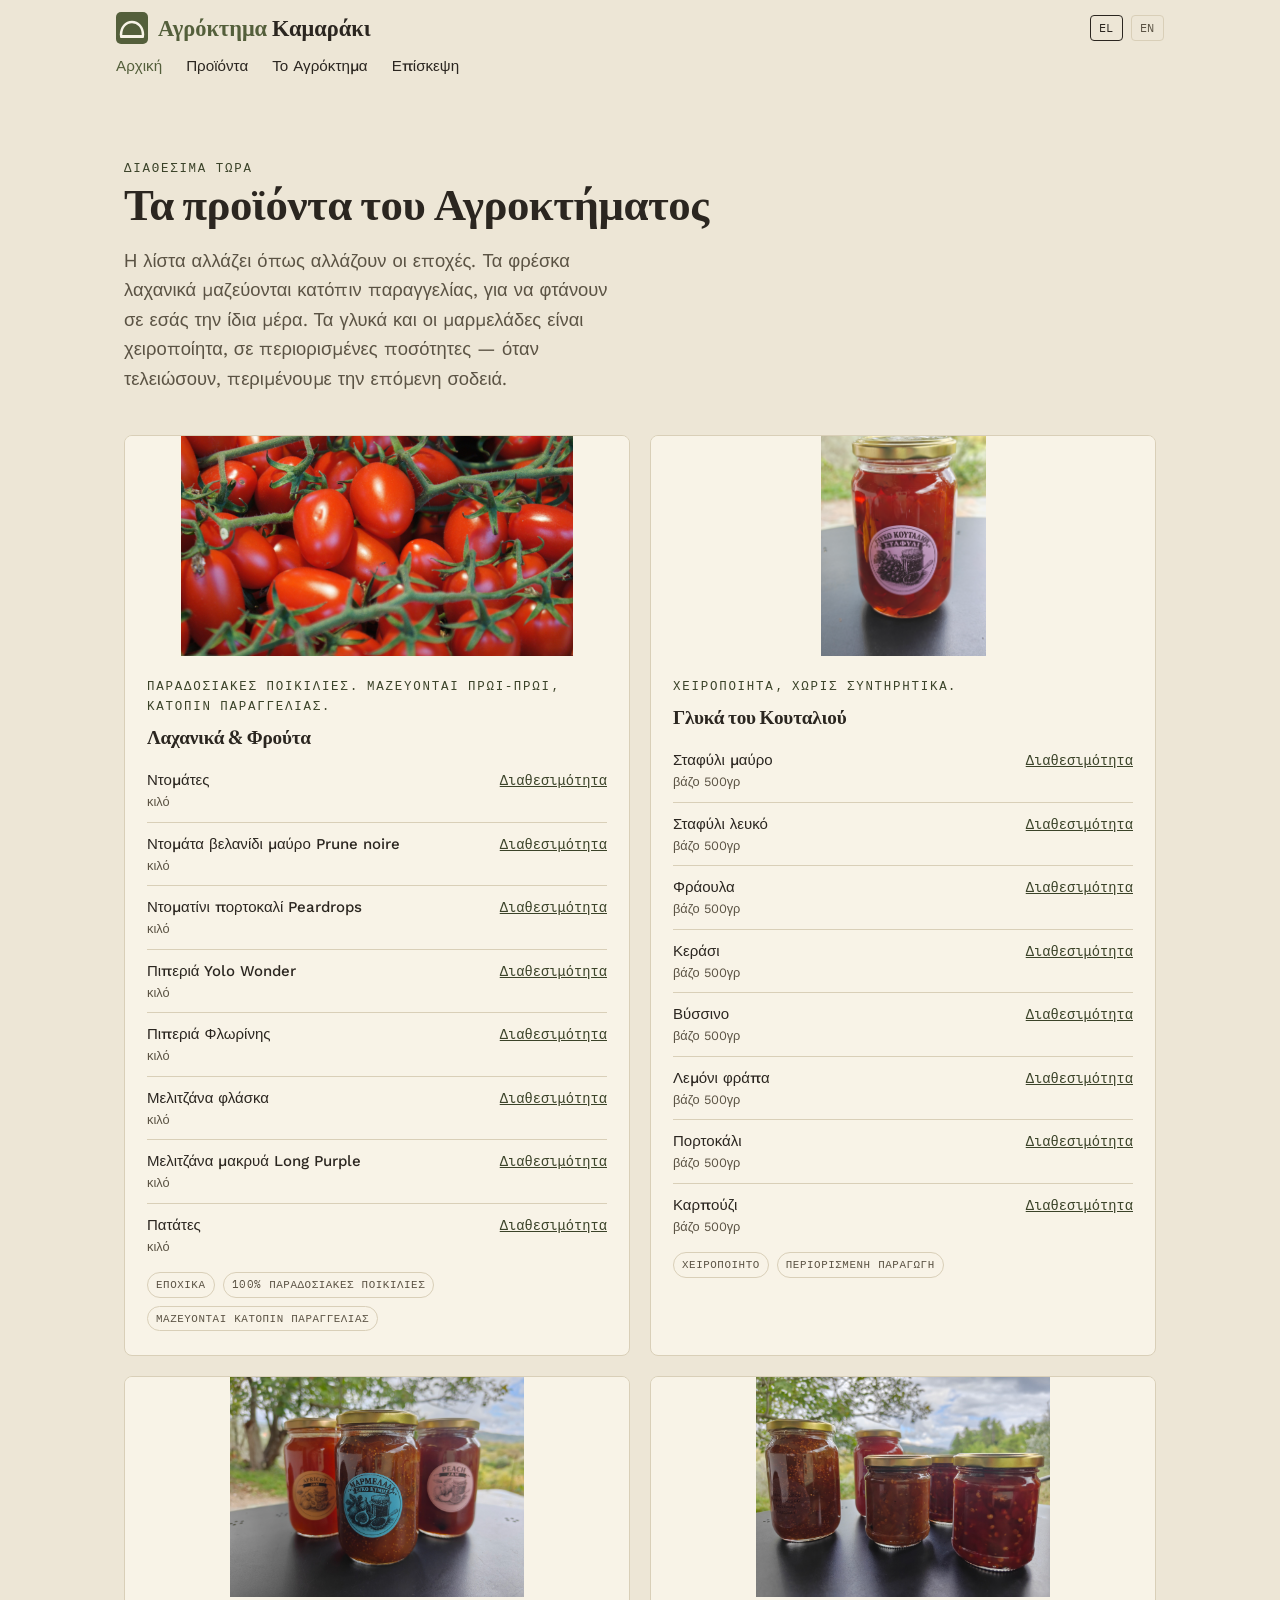
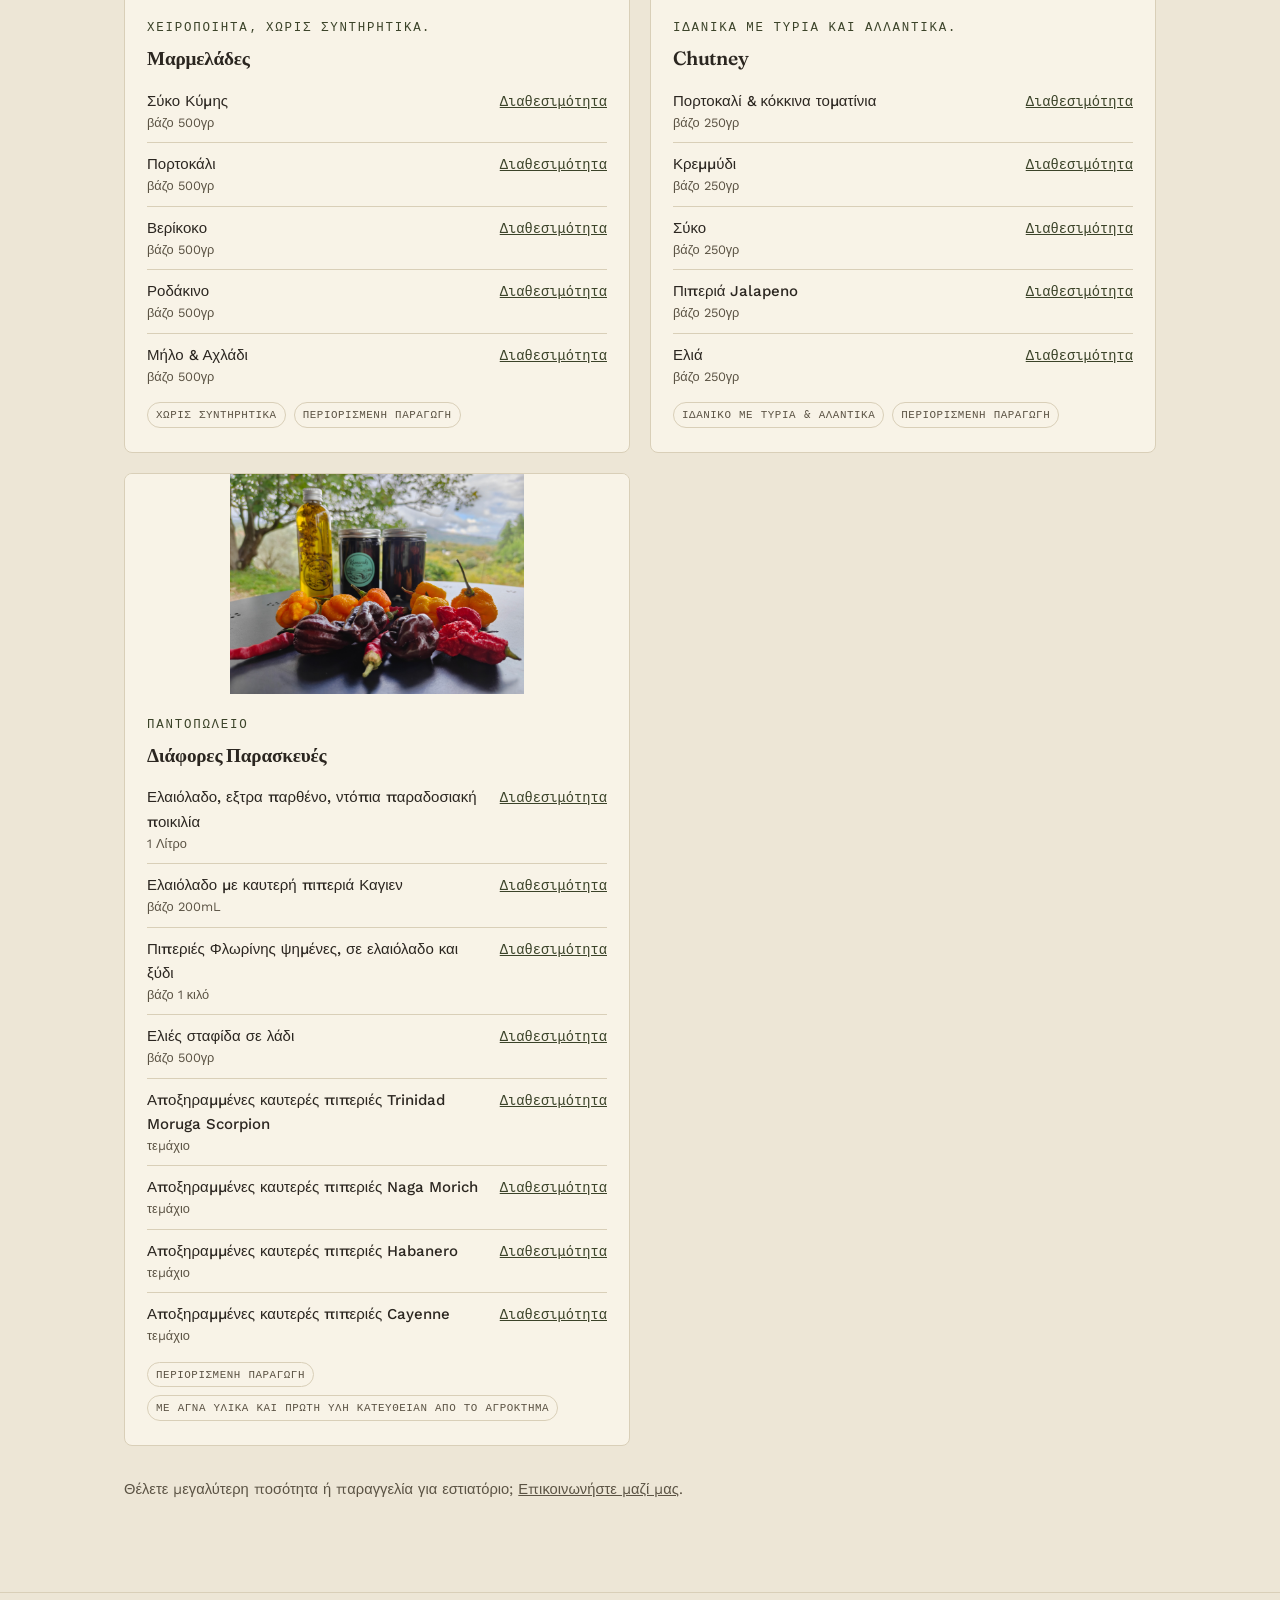
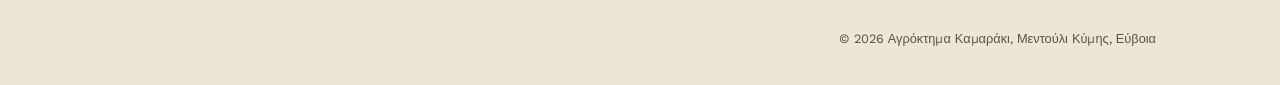
<file: products.html>
<!DOCTYPE html>
<html lang="el">
<head>
<meta charset="UTF-8">
<meta name="viewport" content="width=device-width, initial-scale=1.0">
<title>Προϊόντα — Αγρόκτημα Καμαράκι</title>
<meta name="description" content="Διαθέσιμα τώρα: φρέσκα οπωρολαχανικά, γλυκά του κουταλιού, μαρμελάδες και chutney από το Αγρόκτημα Καμαράκι στο Μεντούλι Κύμης, Εύβοια.">
<link rel="icon" href="assets/favicon.svg" type="image/svg+xml">
<link rel="preconnect" href="https://fonts.googleapis.com">
<link href="https://fonts.googleapis.com/css2?family=Fraunces:opsz,wght@9..144,500;9..144,600;9..144,700&family=Work+Sans:wght@400;500;600&family=IBM+Plex+Mono:wght@400;500&display=swap" rel="stylesheet">
<link rel="stylesheet" href="styles.css">
</head>
<body>

<header class="site-header">
  <div class="wrap">
    <div class="header-top">
      <a class="brand" href="index.html">
        <svg viewBox="0 0 64 64" aria-hidden="true"><rect width="64" height="64" rx="10" fill="#545F3B"/><path d="M10 46 C10 30 20 20 32 20 C44 20 54 30 54 46" fill="none" stroke="#F8F3E7" stroke-width="5" stroke-linecap="round"/><rect x="8" y="46" width="48" height="6" rx="2" fill="#F8F3E7"/></svg>
        <span class="brand-name">
          <span class="brand-green">Αγρόκτημα</span> Καμαράκι
        </span>
      </a>
      <div class="lang-switch">
        <span>EL</span>
        <a href="index-en.html">EN</a>
      </div>
    </div>
    <nav class="main-nav" aria-label="Κύριο μενού">
      <ul>
        <li><a href="index.html" aria-current="page">Αρχική</a></li>
        <li><a href="products.html">Προϊόντα</a></li>
        <li><a href="about.html">Το Αγρόκτημα</a></li>
        <li><a href="visit.html">Επίσκεψη</a></li>
      </ul>
    </nav>
  </div>
</header>

<main>
  <section class="hero" style="padding-bottom:12px;">
    <div class="wrap" style="grid-template-columns:1fr;">
      <div>
        <span class="eyebrow">Διαθέσιμα Τώρα</span>
        <h1 style="font-size:clamp(2rem,4vw,2.8rem);">Τα προϊόντα του Αγροκτήματος</h1>
        <p class="lede">Η λίστα αλλάζει όπως αλλάζουν οι εποχές. Τα φρέσκα λαχανικά μαζεύονται κατόπιν παραγγελίας, για να φτάνουν σε εσάς την ίδια μέρα. Τα γλυκά και οι μαρμελάδες είναι χειροποίητα, σε περιορισμένες ποσότητες — όταν τελειώσουν, περιμένουμε την επόμενη σοδειά.</p>
      </div>
    </div>
  </section>

  <section style="padding-top:12px;">
    <div class="wrap">
      <div class="cat-grid">

        <div class="cat-card">
          <img src="images/grape_tomatoes.jpeg" loading="lazy">
          <div class="cat-body">
            <span class="eyebrow">Παραδοσιακές ποικιλίες. Μαζεύονται πρωί-πρωί, κατόπιν παραγγελίας.</span>
            <h3>Λαχανικά &amp; Φρούτα</h3>
            <ul class="product-list">
              <li><span class="pname">Ντομάτες<span class="pnote">κιλό</span></span><button type="button" class="price-btn" onclick="openAvailabilityModal('Ντομάτες (κιλό)')">Διαθεσιμότητα</button></li>
              <li><span class="pname">Ντομάτα βελανίδι μαύρο Prune noire<span class="pnote">κιλό</span></span><button type="button" class="price-btn" onclick="openAvailabilityModal('Ντομάτα βελανίδι μαύρο Prune noire (κιλό)')">Διαθεσιμότητα</button></li>
              <li><span class="pname">Ντοματίνι πορτοκαλί Peardrops<span class="pnote">κιλό</span></span><button type="button" class="price-btn" onclick="openAvailabilityModal('Ντοματίνι πορτοκαλί Peardrops (κιλό)')">Διαθεσιμότητα</button></li>
              <li><span class="pname">Πιπεριά Yolo Wonder<span class="pnote">κιλό</span></span><button type="button" class="price-btn" onclick="openAvailabilityModal('Πιπεριά Yolo Wonder (κιλό)')">Διαθεσιμότητα</button></li>
              <li><span class="pname">Πιπεριά Φλωρίνης<span class="pnote">κιλό</span></span><button type="button" class="price-btn" onclick="openAvailabilityModal('Πιπεριά Φλωρίνης (κιλό)')">Διαθεσιμότητα</button></li>
              <li><span class="pname">Μελιτζάνα φλάσκα<span class="pnote">κιλό</span></span><button type="button" class="price-btn" onclick="openAvailabilityModal('Μελιτζάνα φλάσκα (κιλό)')">Διαθεσιμότητα</button></li>
              <li><span class="pname">Μελιτζάνα μακρυά Long Purple<span class="pnote">κιλό</span></span><button type="button" class="price-btn" onclick="openAvailabilityModal('Μελιτζάνα μακρυά Long Purple (κιλό)')">Διαθεσιμότητα</button></li>
              <li><span class="pname">Πατάτες<span class="pnote">κιλό</span></span><button type="button" class="price-btn" onclick="openAvailabilityModal('Πατάτες (κιλό)')">Διαθεσιμότητα</button></li>
            </ul>
            <div class="badge-row"><span class="badge">Εποχικά</span><span class="badge">100% παραδοσιακές ποικιλίες</span><span class="badge">Μαζεύονται κατόπιν παραγγελίας</span></div>
          </div>
        </div>

        <div class="cat-card">
          <img src="images/spoon_sweets.jpg" loading="lazy">
          <div class="cat-body">
            <span class="eyebrow">Χειροποίητα, χωρίς συντηρητικά.</span>
            <h3>Γλυκά του Κουταλιού</h3>
            <ul class="product-list">
              <li><span class="pname">Σταφύλι μαύρο<span class="pnote">βάζο 500γρ</span></span><button type="button" class="price-btn" onclick="openAvailabilityModal('Σταφύλι μαύρο')">Διαθεσιμότητα</button></li>
              <li><span class="pname">Σταφύλι λευκό<span class="pnote">βάζο 500γρ</span></span><button type="button" class="price-btn" onclick="openAvailabilityModal('Σταφύλι λευκό')">Διαθεσιμότητα</button></li>
              <li><span class="pname">Φράουλα<span class="pnote">βάζο 500γρ</span></span><button type="button" class="price-btn" onclick="openAvailabilityModal('Φράουλα')">Διαθεσιμότητα</button></li>
              <li><span class="pname">Κεράσι<span class="pnote">βάζο 500γρ</span></span><button type="button" class="price-btn" onclick="openAvailabilityModal('Κεράσι')">Διαθεσιμότητα</button></li>
              <li><span class="pname">Βύσσινο<span class="pnote">βάζο 500γρ</span></span><button type="button" class="price-btn" onclick="openAvailabilityModal('Βύσσινο')">Διαθεσιμότητα</button></li>
              <li><span class="pname">Λεμόνι φράπα<span class="pnote">βάζο 500γρ</span></span><button type="button" class="price-btn" onclick="openAvailabilityModal('Λεμόνι φράπα')">Διαθεσιμότητα</button></li>
              <li><span class="pname">Πορτοκάλι<span class="pnote">βάζο 500γρ</span></span><button type="button" class="price-btn" onclick="openAvailabilityModal('Πορτοκάλι')">Διαθεσιμότητα</button></li>
              <li><span class="pname">Καρπούζι<span class="pnote">βάζο 500γρ</span></span><button type="button" class="price-btn" onclick="openAvailabilityModal('Καρπούζι')">Διαθεσιμότητα</button></li>
            </ul>
            <div class="badge-row"><span class="badge">Χειροποίητο</span><span class="badge">Περιορισμένη παραγωγή</span></div>
          </div>
        </div>

        <div class="cat-card">
          <img src="images/marms.jpg" loading="lazy">
          <div class="cat-body">
            <span class="eyebrow">Χειροποίητα, χωρίς συντηρητικά.</span>
            <h3>Μαρμελάδες</h3>
            <ul class="product-list">
              <li><span class="pname">Σύκο Κύμης<span class="pnote">βάζο 500γρ</span></span><button type="button" class="price-btn" onclick="openAvailabilityModal('Σύκο Κύμης')">Διαθεσιμότητα</button></li>
              <li><span class="pname">Πορτοκάλι<span class="pnote">βάζο 500γρ</span></span><button type="button" class="price-btn" onclick="openAvailabilityModal('Πορτοκάλι')">Διαθεσιμότητα</button></li>
              <li><span class="pname">Βερίκοκο<span class="pnote">βάζο 500γρ</span></span><button type="button" class="price-btn" onclick="openAvailabilityModal('Βερύκοκο')">Διαθεσιμότητα</button></li>
              <li><span class="pname">Ροδάκινο<span class="pnote">βάζο 500γρ</span></span><button type="button" class="price-btn" onclick="openAvailabilityModal('Ροδάκινο')">Διαθεσιμότητα</button></li>
              <li><span class="pname">Μήλο & Αχλάδι<span class="pnote">βάζο 500γρ</span></span><button type="button" class="price-btn" onclick="openAvailabilityModal('Μήλο & Αχλάδι')">Διαθεσιμότητα</button></li>
            </ul>
            <div class="badge-row"><span class="badge">Χωρίς συντηρητικά</span><span class="badge">Περιορισμένη παραγωγή</span></div>
          </div>
        </div>

        <div class="cat-card">
          <img src="images/chutneys.jpg" loading="lazy">
          <div class="cat-body">
            <span class="eyebrow">Ιδανικά με τυριά και αλλαντικά.</span>
            <h3>Chutney</h3>
            <ul class="product-list">
              <li><span class="pname">Πορτοκαλί & κόκκινα τοματίνια<span class="pnote">βάζο 250γρ</span></span><button type="button" class="price-btn" onclick="openAvailabilityModal('Πορτοκαλί & κόκκινα τοματίνια (chutney)')">Διαθεσιμότητα</button></li>
              <li><span class="pname">Κρεμμύδι<span class="pnote">βάζο 250γρ</span></span><button type="button" class="price-btn" onclick="openAvailabilityModal('Κρεμμύδι (chutney)')">Διαθεσιμότητα</button></li>
              <li><span class="pname">Σύκο<span class="pnote">βάζο 250γρ</span></span><button type="button" class="price-btn" onclick="openAvailabilityModal('Σύκο (chutney)')">Διαθεσιμότητα</button></li>
              <li><span class="pname">Πιπεριά Jalapeno<span class="pnote">βάζο 250γρ</span></span><button type="button" class="price-btn" onclick="openAvailabilityModal('Πιπερά Jalapeno (chutney)')">Διαθεσιμότητα</button></li>
              <li><span class="pname">Ελιά<span class="pnote">βάζο 250γρ</span></span><button type="button" class="price-btn" onclick="openAvailabilityModal('Ελιά (chutney)')">Διαθεσιμότητα</button></li>
            </ul>
            <div class="badge-row"><span class="badge">Ιδανικό με τυριά & αλαντικά</span><span class="badge">Περιορισμένη παραγωγή</span></div>
          </div>
        </div>

          <div class="cat-card">
          <img src="images/misc_preps.jpg" loading="lazy">
          <div class="cat-body">
            <span class="eyebrow">Παντοπωλειο</span>
            <h3>Διάφορες Παρασκευές</h3>
            <ul class="product-list">
              <li><span class="pname">Ελαιόλαδο, εξτρα παρθένο, ντόπια παραδοσιακή ποικιλία<span class="pnote">1 Λίτρο</span></span><button type="button" class="price-btn" onclick="openAvailabilityModal('Ελαιόλαδο (λίτρο)')">Διαθεσιμότητα</button></li>
              <li><span class="pname">Ελαιόλαδο με καυτερή πιπεριά Καγιεν<span class="pnote">βάζο 200mL</span></span><button type="button" class="price-btn" onclick="openAvailabilityModal('Ελαιόλαδο με καυτερή πιπεριά Καγιεν (βάζο)')">Διαθεσιμότητα</button></li>
              <li><span class="pname">Πιπεριές Φλωρίνης ψημένες, σε ελαιόλαδο και ξύδι<span class="pnote">βάζο 1 κιλό</span></span><button type="button" class="price-btn" onclick="openAvailabilityModal('Πιπεριές Φλωρίνης ψημένες (βάζο)')">Διαθεσιμότητα</button></li>
              <li><span class="pname">Ελιές σταφίδα σε λάδι<span class="pnote">βάζο 500γρ</span></span><button type="button" class="price-btn" onclick="openAvailabilityModal('Ελιές σταφίδα σε λάδι (βάζο)')">Διαθεσιμότητα</button></li>
              <li><span class="pname">Αποξηραμμένες καυτερές πιπεριές Trinidad Moruga Scorpion<span class="pnote">τεμάχιο</span></span><button type="button" class="price-btn" onclick="openAvailabilityModal('Αποξηραμμένες καυτερές πιπεριές Trinidad Moruga Scorpion (τεμ.)')">Διαθεσιμότητα</button></li>
              <li><span class="pname">Αποξηραμμένες καυτερές πιπεριές Naga Morich<span class="pnote">τεμάχιο</span></span><button type="button" class="price-btn" onclick="openAvailabilityModal('Αποξηραμμένες καυτερές πιπεριές Naga Morich (τεμ.)')">Διαθεσιμότητα</button></li>
              <li><span class="pname">Αποξηραμμένες καυτερές πιπεριές Habanero <span class="pnote">τεμάχιο</span></span><button type="button" class="price-btn" onclick="openAvailabilityModal('Αποξηραμμένες καυτερές πιπεριές Habanero (τεμ.)')">Διαθεσιμότητα</button></li>
              <li><span class="pname">Αποξηραμμένες καυτερές πιπεριές Cayenne<span class="pnote">τεμάχιο</span></span><button type="button" class="price-btn" onclick="openAvailabilityModal('Αποξηραμμένες καυτερές πιπεριές Cayenne (τεμ.)')">Διαθεσιμότητα</button></li>
            </ul>
            <div class="badge-row"><span class="badge">Περιορισμένη παραγωγή</span><span class="badge">Με αγνά υλικά και πρώτη ύλη κατευθείαν από το αγρόκτημα</span></div>
          </div>
        </div>

      </div>

      <p style="margin-top:32px; color:var(--ink-soft); font-size:.92rem;">
        Θέλετε μεγαλύτερη ποσότητα ή παραγγελία για εστιατόριο; <a href="visit.html" style="text-decoration:underline;">Επικοινωνήστε μαζί μας</a>.
      </p>
    </div>
  </section>
</main>

<footer class="site-footer">
  <div class="wrap">
    <small>© 2026 Αγρόκτημα Καμαράκι, Μεντούλι Κύμης, Εύβοια</small>
  </div>
</footer>

<!-- Modal Popup Επικοινωνίας -->
<dialog id="availabilityModal" class="availability-modal">
  <form method="dialog" style="position:relative;" id="availabilityForm">
    <button type="button" class="modal-close" onclick="closeModal()">✕</button>

<!-- Web3Forms Access Key (Βάλε εδώ το κλειδί σου) -->
    <input type="hidden" name="access_key" value="6e248eff-0a82-4f13-a08e-a9cc30222505">
    <input type="hidden" name="subject" id="emailSubject" value="Νέο αίτημα διαθεσιμότητας προϊόντος">
    
    <!-- Κοντέινερ Φόρμας -->
    <div id="formContent">
      <span class="eyebrow">Φόρμα Επικοινωνίας</span>
      <h3 id="modalProductTitle" style="margin-top:4px; font-size:1.3rem;">Διαθεσιμότητα προϊόντος</h3>
      <p style="font-size:0.9rem; color:var(--ink-soft); margin-bottom:20px;">Συμπληρώστε το κινητό σας και επιλέξτε πώς προτιμάτε να σας απαντήσουμε.</p>
      
      <input type="hidden" id="hiddenProductName" name="product">
      
      <div class="modal-form-group">
        <label for="phone">Αριθμός Κινητού</label>
        <input type="tel" id="phone" name="phone" placeholder="π.χ. 69XXXXXXXX" required>
      </div>

      <div class="modal-form-group">
        <label>Τρόπος επικοινωνίας</label>
        <div class="radio-group">
          <label><input type="radio" name="contact_method" value="Viber" checked> Viber</label>
          <label><input type="radio" name="contact_method" value="WhatsApp"> WhatsApp</label>
          <label><input type="radio" name="contact_method" value="SMS"> Γραπτό SMS</label>
        </div>
      </div>

      <div style="margin-top:24px; display:flex; justify-content:flex-end; gap:10px;">
        <button type="button" class="btn btn-ghost" style="padding:10px 16px;" onclick="closeModal()">Άκυρο</button>
        <button type="button" class="btn btn-primary" style="padding:10px 20px;" onclick="submitInquiry()">Αποστολή αιτήματος</button>
      </div>
    </div>

    <!-- Κοντέινερ Επιτυχίας -->
    <div id="successContent" style="display:none; text-align:center; padding: 10px 0 20px;">
      <span class="eyebrow" style="color: var(--olive);">Επιτυχία</span>
      <h3 style="margin-top:8px; font-size:1.3rem;">Το αίτημά σας καταγράφηκε!</h3>
      <p id="successMessageText" style="font-size:0.95rem; color:var(--ink-soft); margin: 16px 0 28px; line-height: 1.5;"></p>
      <button type="button" class="btn btn-primary" style="padding:10px 24px; width:100%;" onclick="closeModal()">Κλείσιμο</button>
    </div>

  </form>
</dialog>

<script>
  const modal = document.getElementById('availabilityModal');
  const titleEl = document.getElementById('modalProductTitle');
  const hiddenInput = document.getElementById('hiddenProductName');
  const formContent = document.getElementById('formContent');
  const successContent = document.getElementById('successContent');
  const successMessageText = document.getElementById('successMessageText');

  function openAvailabilityModal(productName) {
    titleEl.textContent = productName;
    hiddenInput.value = productName;
    
    formContent.style.display = 'block';
    successContent.style.display = 'none';
    document.getElementById('phone').value = '';
    
    modal.showModal();
  }

  function closeModal() {
    modal.close();
  }

  function submitInquiry() {
    const phone = document.getElementById('phone').value;
    const method = document.querySelector('input[name="contact_method"]:checked').value;
    const product = hiddenInput.value;
    
    if(!phone || phone.length < 6) {
      alert('Παρακαλώ συμπληρώστε έναν έγκυρο αριθμό κινητού.');
      return;
    }

    const formElement = document.getElementById('availabilityForm');
    const formData = new FormData(formElement);
    const object = Object.fromEntries(formData);
    const json = JSON.stringify(object);

    const submitBtn = event.target;
    const originalText = submitBtn.textContent;
    submitBtn.textContent = 'Αποστολή...';
    submitBtn.disabled = true;

    fetch('https://api.web3forms.com/submit', {
      method: 'POST',
      headers: {
        'Content-Type': 'application/json',
        'Accept': 'application/json'
      },
      body: json
    })
    .then(async (response) => {
      let resJson = await response.json();
      if (response.status == 200) {
        successMessageText.innerHTML = `Θα επικοινωνήσουμε μαζί σας για το προϊόν<br><strong style="color:var(--ink);">${product}</strong><br>μέσω <strong>${method}</strong> στο <strong>${phone}</strong>.`;
        
        formContent.style.display = 'none';
        successContent.style.display = 'block';
      } else {
        alert(resJson.message || 'Κάτι πήγε στραβά. Δοκιμάστε ξανά.');
      }
      submitBtn.textContent = originalText;
      submitBtn.disabled = false;
    })
    .catch(error => {
      console.log(error);
      alert('Σφάλμα σύνδεσης. Ελέγξτε το internet σας.');
      submitBtn.textContent = originalText;
      submitBtn.disabled = false;
    });
  }
</script>

<script>
    document.addEventListener('DOMContentLoaded', () => {
      const header = document.querySelector('.site-header');
      const brandLink = header ? header.querySelector('.brand') : null;

      if (!header || !brandLink) return;

      window.addEventListener('scroll', () => {
        if (window.innerWidth > 768) return;
        
        const eyebrow = document.querySelector('.hero .eyebrow');
        if (eyebrow) {
          const headerBottom = header.getBoundingClientRect().bottom;
          const eyebrowTop = eyebrow.getBoundingClientRect().top;
          
          if (eyebrowTop <= headerBottom) {
            header.classList.add('is-scrolled');
          } else if (window.scrollY < 30) {
            header.classList.remove('is-scrolled');
          }
        }
      });

      brandLink.addEventListener('click', (e) => {
        if (window.innerWidth <= 768 && header.classList.contains('is-scrolled')) {
          e.preventDefault();
          window.scrollTo({ top: 0, behavior: 'smooth' });
        }
      });
    });
  </script>
</body>
</html>
</file>
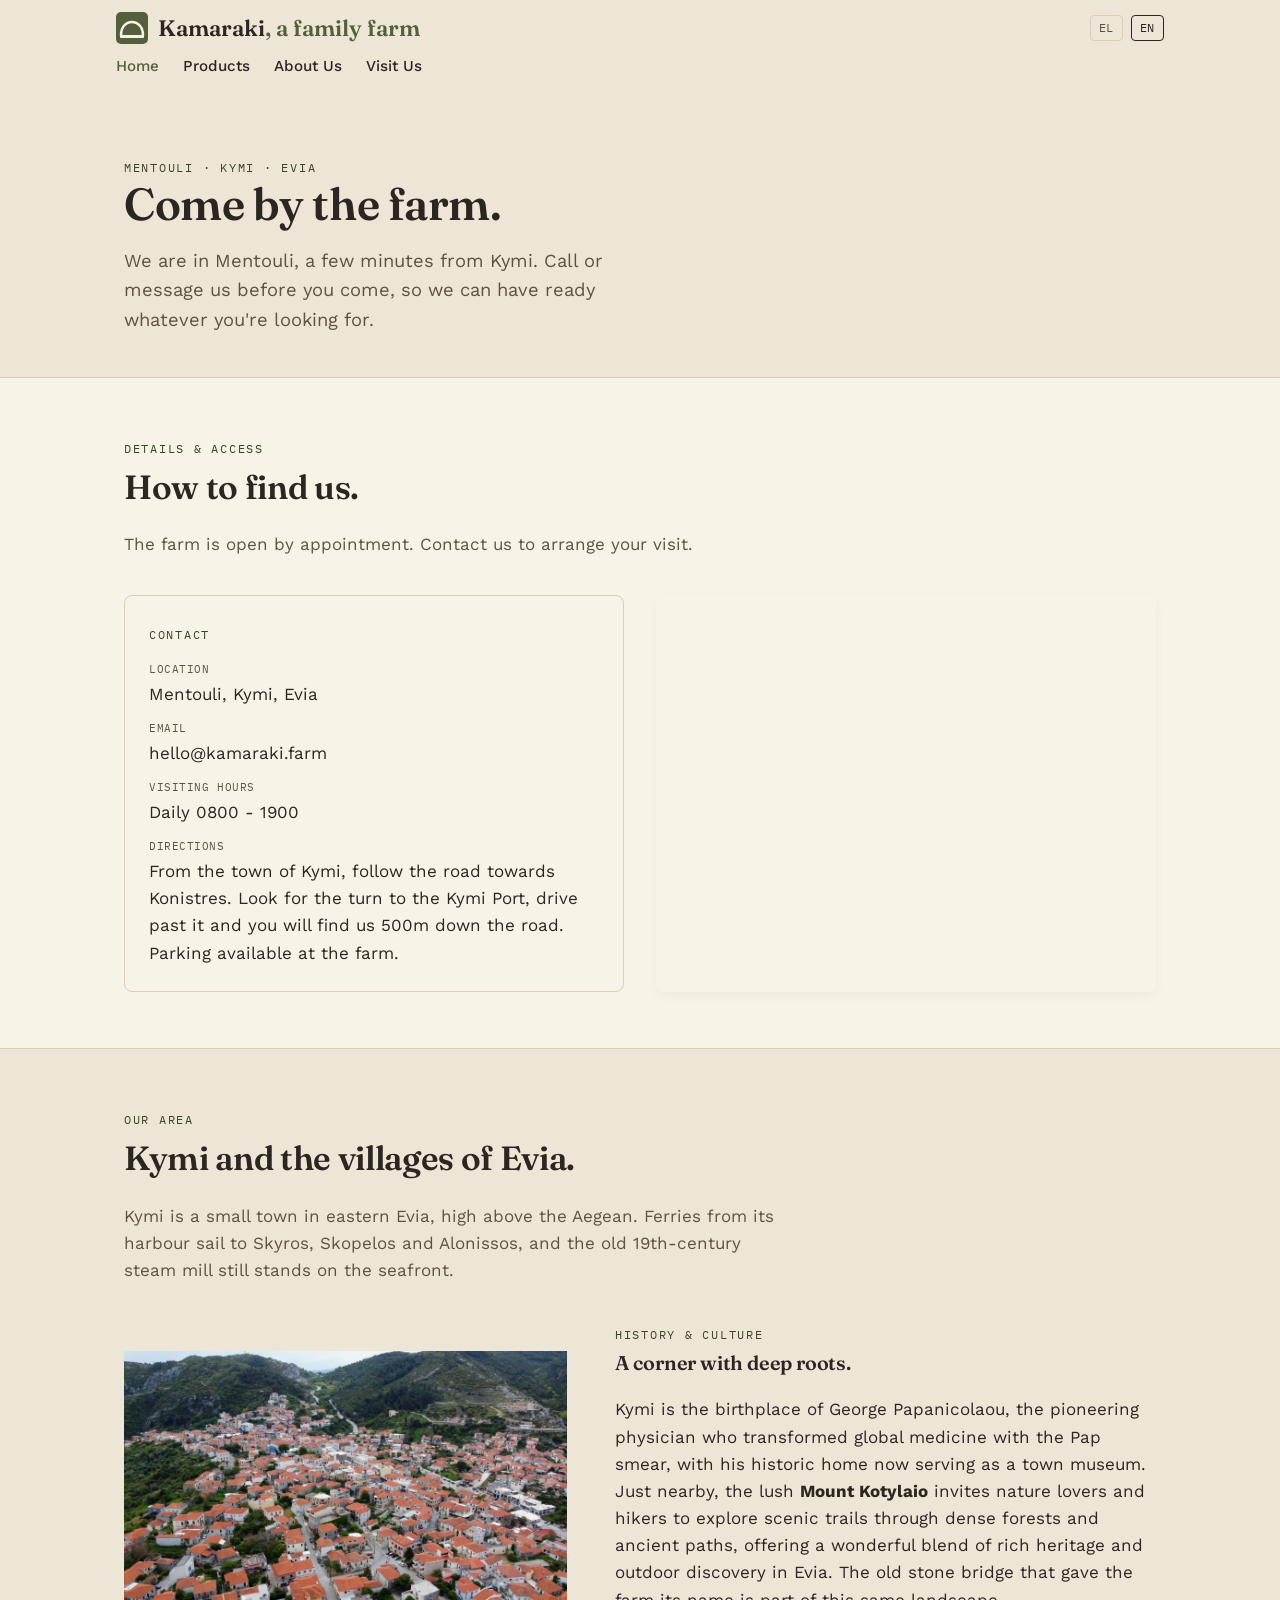
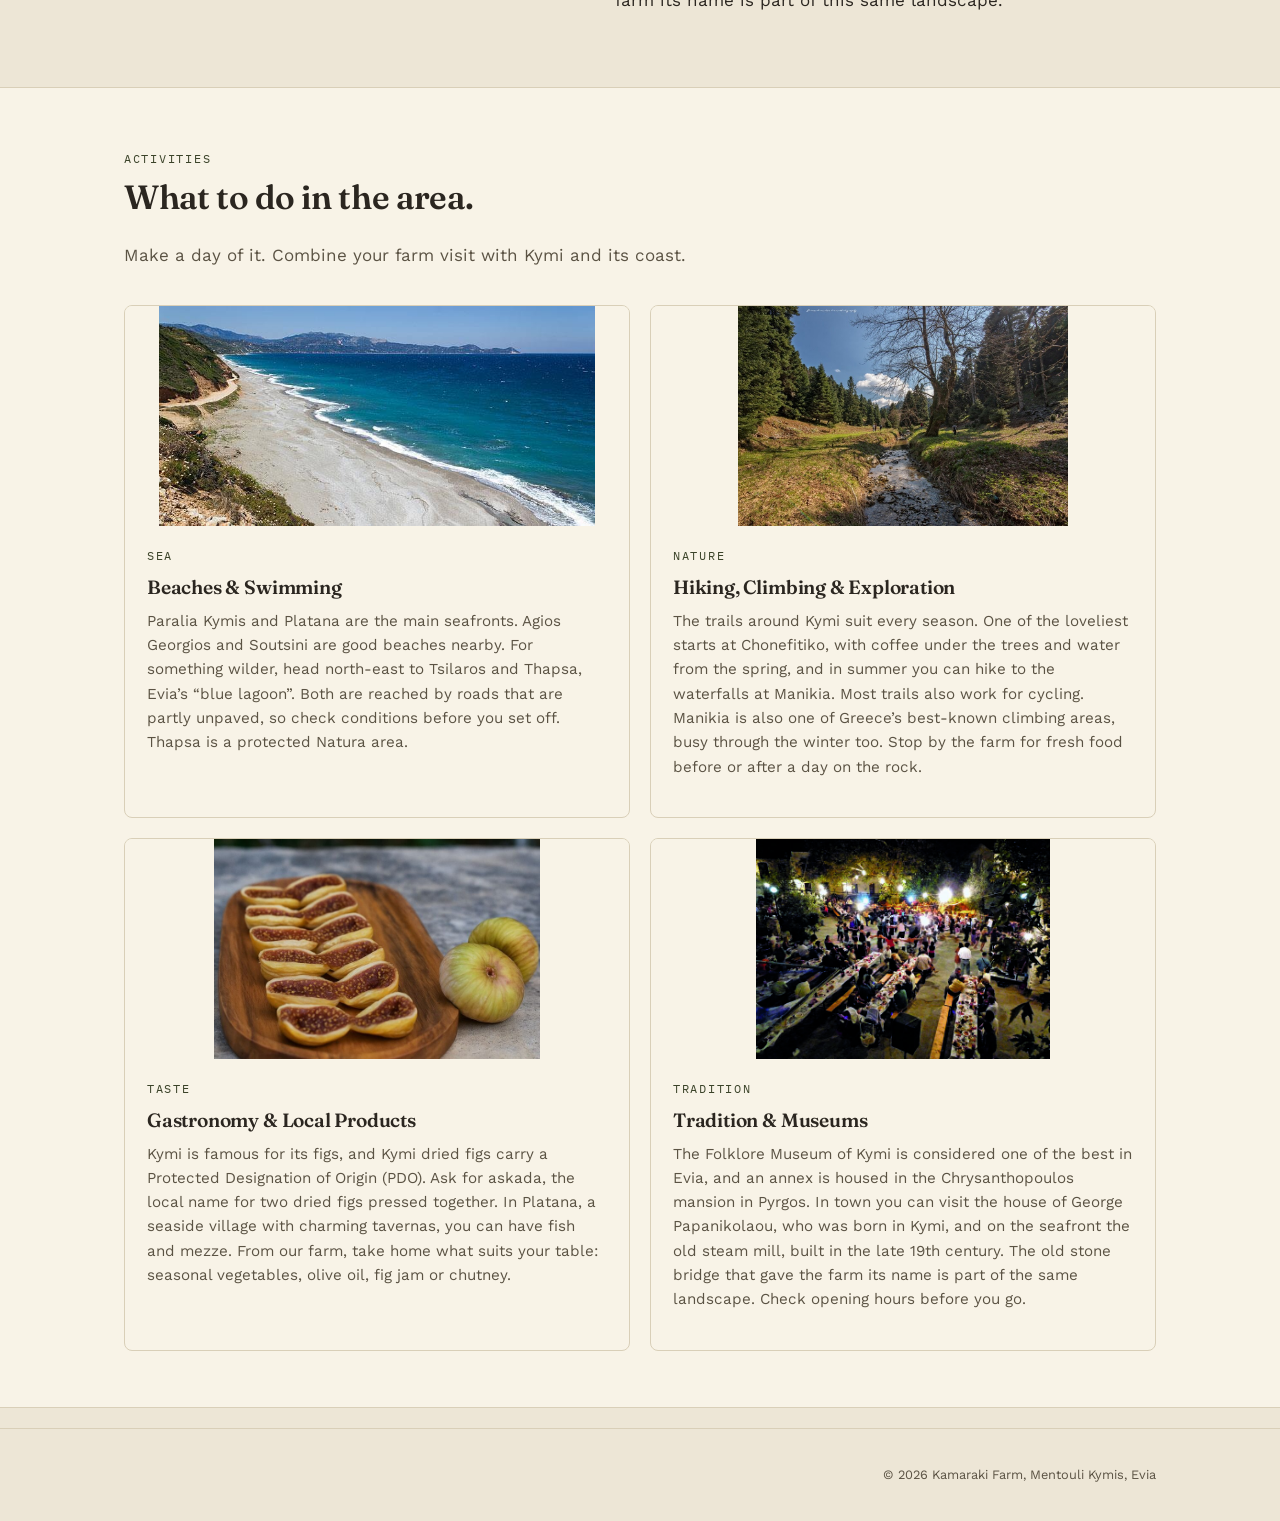
<file: visit-en.html>
<!DOCTYPE html>
<html lang="en">
<head>
<meta charset="UTF-8">
<meta name="viewport" content="width=device-width, initial-scale=1.0">
<title>Visit Us — Kamaraki Farm</title>
<meta name="description" content="Directions, contact details and activities in Kymi and Mentouli, Evia.">
<link rel="icon" href="assets/favicon.svg" type="image/svg+xml">
<link rel="preconnect" href="https://fonts.googleapis.com">
<link href="https://fonts.googleapis.com/css2?family=Fraunces:opsz,wght@9..144,500;9..144,600;9..144,700&family=Work+Sans:wght@400;500;600&family=IBM+Plex+Mono:wght@400;500&display=swap" rel="stylesheet">
<link rel="stylesheet" href="styles.css">
</head>
<body>

<header class="site-header">
  <div class="wrap">
    <div class="header-top">
      <a class="brand" href="index-en.html">
        <svg viewBox="0 0 64 64" aria-hidden="true"><rect width="64" height="64" rx="10" fill="#545F3B"/><path d="M10 46 C10 30 20 20 32 20 C44 20 54 30 54 46" fill="none" stroke="#F8F3E7" stroke-width="5" stroke-linecap="round"/><rect x="8" y="46" width="48" height="6" rx="2" fill="#F8F3E7"/></svg>
        <span class="brand-name">Kamaraki<span class="brand-green">,<span class="brand-tagline"> a family farm</span></span></span>
      </a>
      <div class="lang-switch">
        <a href="index.html">EL</a>
        <span>EN</span>
      </div>
    </div>
    <nav class="main-nav" aria-label="Main menu">
      <ul>
        <li><a href="index-en.html" aria-current="page">Home</a></li>
        <li><a href="products-en.html">Products</a></li>
        <li><a href="about-en.html">About Us</a></li>
        <li><a href="visit-en.html">Visit Us</a></li>
      </ul>
    </nav>
  </div>
</header>

<main>
  <section class="hero" style="padding-bottom:24px;">
    <div class="wrap" style="grid-template-columns:1fr;">
      <div>
        <span class="eyebrow">Mentouli · Kymi · Evia</span>
        <h1 style="font-size:clamp(2rem,4vw,2.8rem);">Come by the farm.</h1>
        <p class="lede">We are in Mentouli, a few minutes from Kymi. Call or message us before you come, so we can have ready whatever you're looking for.</p>
      </div>
    </div>
  </section>

  <section class="alt">
    <div class="wrap">
      <div class="section-head">
        <span class="eyebrow">Details &amp; Access</span>
        <h2>How to find us.</h2>
        <p>The farm is open by appointment. Contact us to arrange your visit.</p>
      </div>
      <div class="visit-grid">
        <div class="visit-card">
          <span class="eyebrow">Contact</span>
          <dl>
            <dt>Location</dt><dd>Mentouli, Kymi, Evia</dd>
            <dt>Email</dt><dd>hello@kamaraki.farm</dd>
            <dt>Visiting hours</dt><dd>Daily 0800 - 1900</dd>
            <dt>Directions</dt><dd>From the town of Kymi, follow the road towards Konistres. Look for the turn to the Kymi Port, drive past it and you will find us 500m down the road. Parking available at the farm.</dd>
          </dl>
        </div>
        <iframe 
          class="map-frame"
          src="https://www.google.com/maps/embed?pb=!1m18!1m12!1m3!1d7130.149636122845!2d24.069869671080568!3d38.598385510312!2m3!1f0!2f0!3f0!3m2!1i1024!2i768!4f13.1!3m3!1m2!1s0x14a1573deafcfbfd%3A0xa91f34fce45fc6c1!2zzpHOs8-Bz4zOus-EzrfOvM6xIM6azrHOvM6xz4HOrM66zrk!5e1!3m2!1sen!2sgr!4v1791831895545!5m2!1sen!2sgr" 
          width="100%" 
          height="100%" 
          style="border:0;" 
          allowfullscreen="" 
          loading="lazy" 
          referrerpolicy="strict-origin-when-cross-origin">
        </iframe>
      </div>
    </div>
  </section>

  <section>
    <div class="wrap">
      <div class="section-head">
        <span class="eyebrow">Our area</span>
        <h2>Kymi and the villages of Evia.</h2>
        <p>Kymi is a small town in eastern Evia, high above the Aegean. Ferries from its harbour sail to Skyros, Skopelos and Alonissos, and the old 19th-century steam mill still stands on the seafront.</p>
      </div>
      <div class="story-grid">
        <img src="images/Kymi.jpg" loading="lazy">
        <div>
          <span class="eyebrow">History &amp; Culture</span>
          <h3>A corner with deep roots.</h3>
          <p>Kymi is the birthplace of George Papanicolaou, the pioneering physician who transformed global medicine with the Pap smear, with his historic home now serving as a town museum. Just nearby, the lush <strong>Mount Kotylaio</strong> invites nature lovers and hikers to explore scenic trails through dense forests and ancient paths, offering a wonderful blend of rich heritage and outdoor discovery in Evia. The old stone bridge that gave the farm its name is part of this same landscape.</p>
        </div>
      </div>
    </div>
  </section>

  <section class="alt">
    <div class="wrap">
      <div class="section-head">
        <span class="eyebrow">Activities</span>
        <h2>What to do in the area.</h2>
        <p>Make a day of it. Combine your farm visit with Kymi and its coast.</p>
      </div>
      <div class="cat-grid">

        <div class="cat-card">
          <img src="images/Mourterh.jpg" loading="lazy">
          <div class="cat-body">
            <span class="eyebrow">Sea</span>
            <h3>Beaches &amp; Swimming</h3>
            <p>Paralia Kymis and Platana are the main seafronts. Agios Georgios and Soutsini are good beaches nearby. For something wilder, head north-east to Tsilaros and Thapsa, Evia’s “blue lagoon”. Both are reached by roads that are partly unpaved, so check conditions before you set off. Thapsa is a protected Natura area.</p>
          </div>
        </div>

        <div class="cat-card">
          <img src="images/kotylaia.jpg" loading="lazy">
          <div class="cat-body">
            <span class="eyebrow">Nature</span>
            <h3>Hiking, Climbing &amp; Exploration</h3>
            <p>The trails around Kymi suit every season. One of the loveliest starts at Chonefitiko, with coffee under the trees and water from the spring, and in summer you can hike to the waterfalls at Manikia. Most trails also work for cycling. Manikia is also one of Greece’s best-known climbing areas, busy through the winter too. Stop by the farm for fresh food before or after a day on the rock.</p>
          </div>
        </div>

        <div class="cat-card">
          <img src="images/gastro.jpg" loading="lazy">
          <div class="cat-body">
            <span class="eyebrow">Taste</span>
            <h3>Gastronomy &amp; Local Products</h3>
            <p>Kymi is famous for its figs, and Kymi dried figs carry a Protected Designation of Origin (PDO). Ask for askada, the local name for two dried figs pressed together. In Platana, a seaside village with charming tavernas, you can have fish and mezze. From our farm, take home what suits your table: seasonal vegetables, olive oil, fig jam or chutney.</p>
          </div>
        </div>

        <div class="cat-card">
          <img src="images/panigyri.jpg" loading="lazy">
          <div class="cat-body">
            <span class="eyebrow">Tradition</span>
            <h3>Tradition &amp; Museums</h3>
            <p>The Folklore Museum of Kymi is considered one of the best in Evia, and an annex is housed in the Chrysanthopoulos mansion in Pyrgos. In town you can visit the house of George Papanikolaou, who was born in Kymi, and on the seafront the old steam mill, built in the late 19th century. The old stone bridge that gave the farm its name is part of the same landscape. Check opening hours before you go.</p>
          </div>
        </div>

      </div>
    </div>
  </section>
</main>

<footer class="site-footer">
  <div class="wrap">
    <small>© 2026 Kamaraki Farm, Mentouli Kymis, Evia</small>
  </div>
</footer>

<script>
  document.addEventListener('DOMContentLoaded', () => {
    const header = document.querySelector('.site-header');
    const brandLink = header ? header.querySelector('.brand') : null;

    if (!header || !brandLink) return;

    window.addEventListener('scroll', () => {
      if (window.innerWidth > 768) return;

      const eyebrow = document.querySelector('.hero .eyebrow');
      if (eyebrow) {
        const headerBottom = header.getBoundingClientRect().bottom;
        const eyebrowTop = eyebrow.getBoundingClientRect().top;

        if (eyebrowTop <= headerBottom) {
          header.classList.add('is-scrolled');
        } else if (window.scrollY < 30) {
          header.classList.remove('is-scrolled');
        }
      }
    });

    brandLink.addEventListener('click', (e) => {
      if (window.innerWidth <= 768 && header.classList.contains('is-scrolled')) {
        e.preventDefault();
        window.scrollTo({ top: 0, behavior: 'smooth' });
      }
    });
  });
</script>

</body>
</html>
</file>
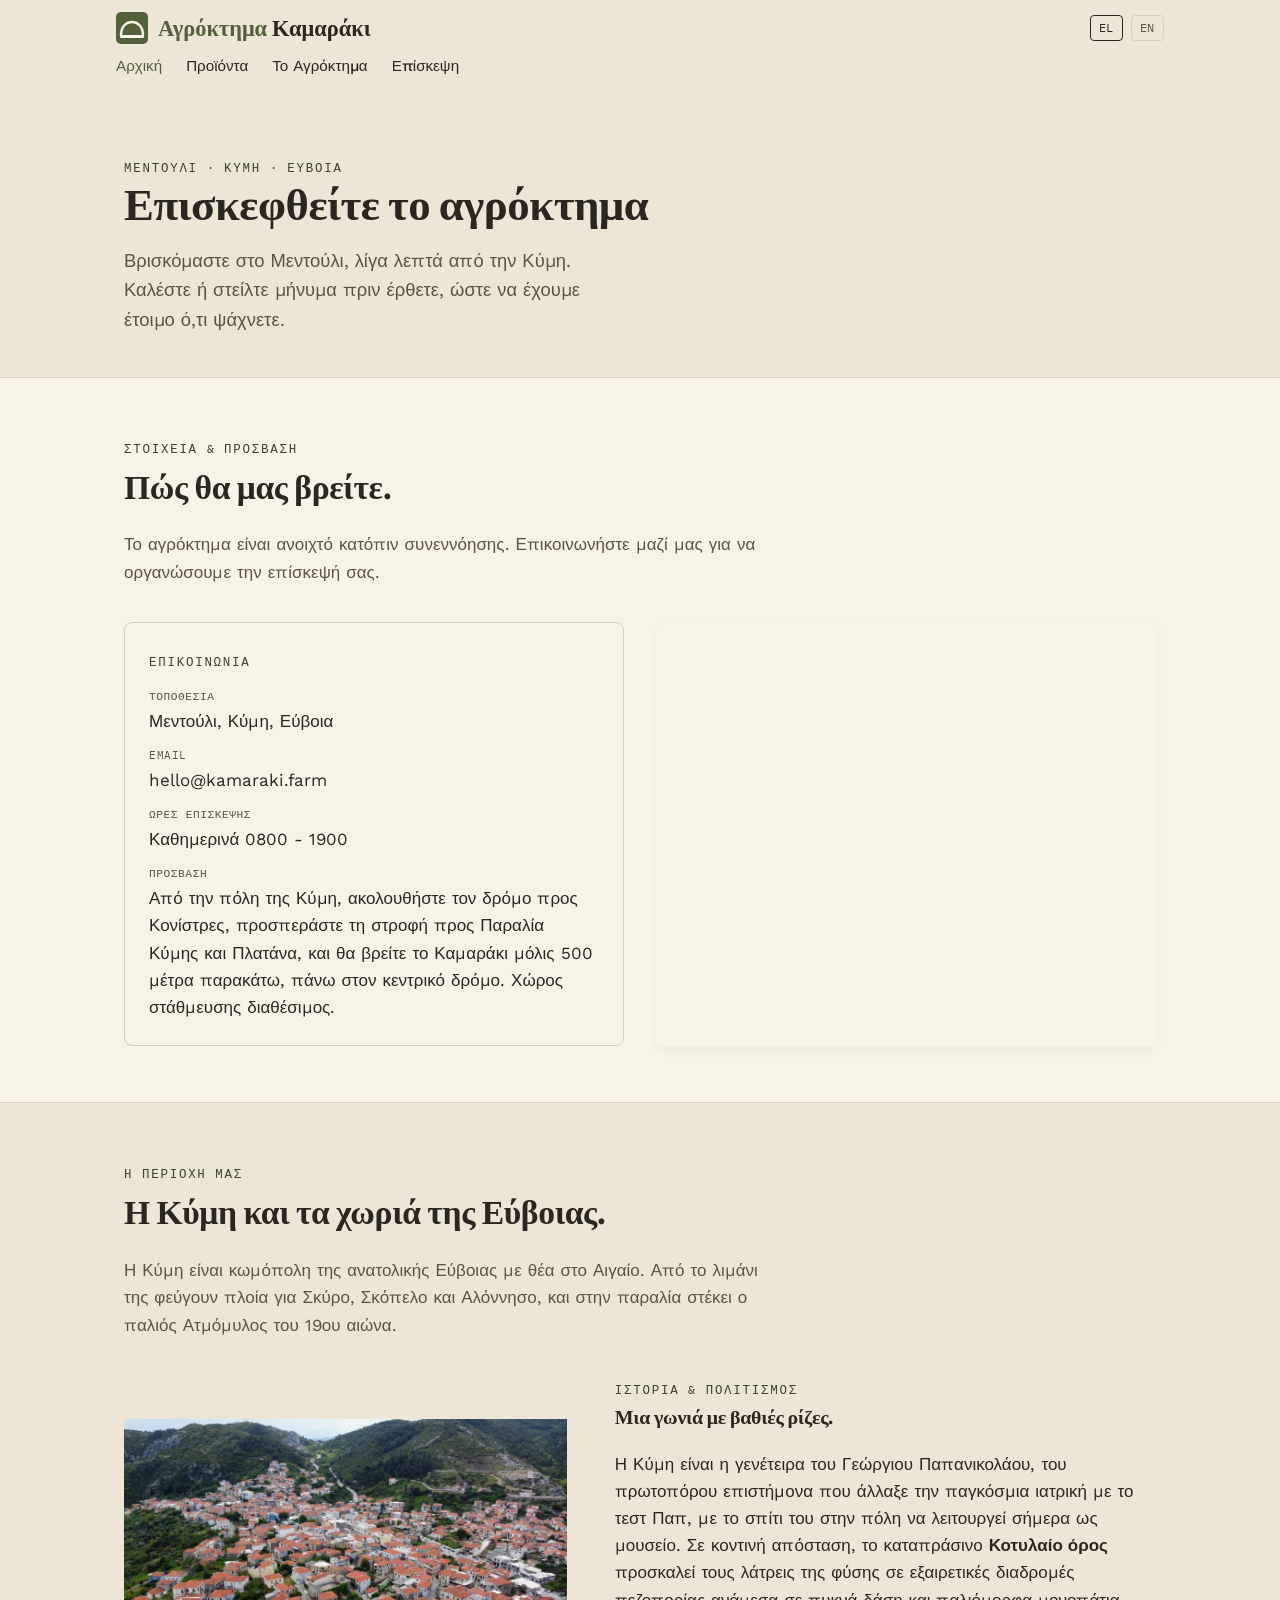
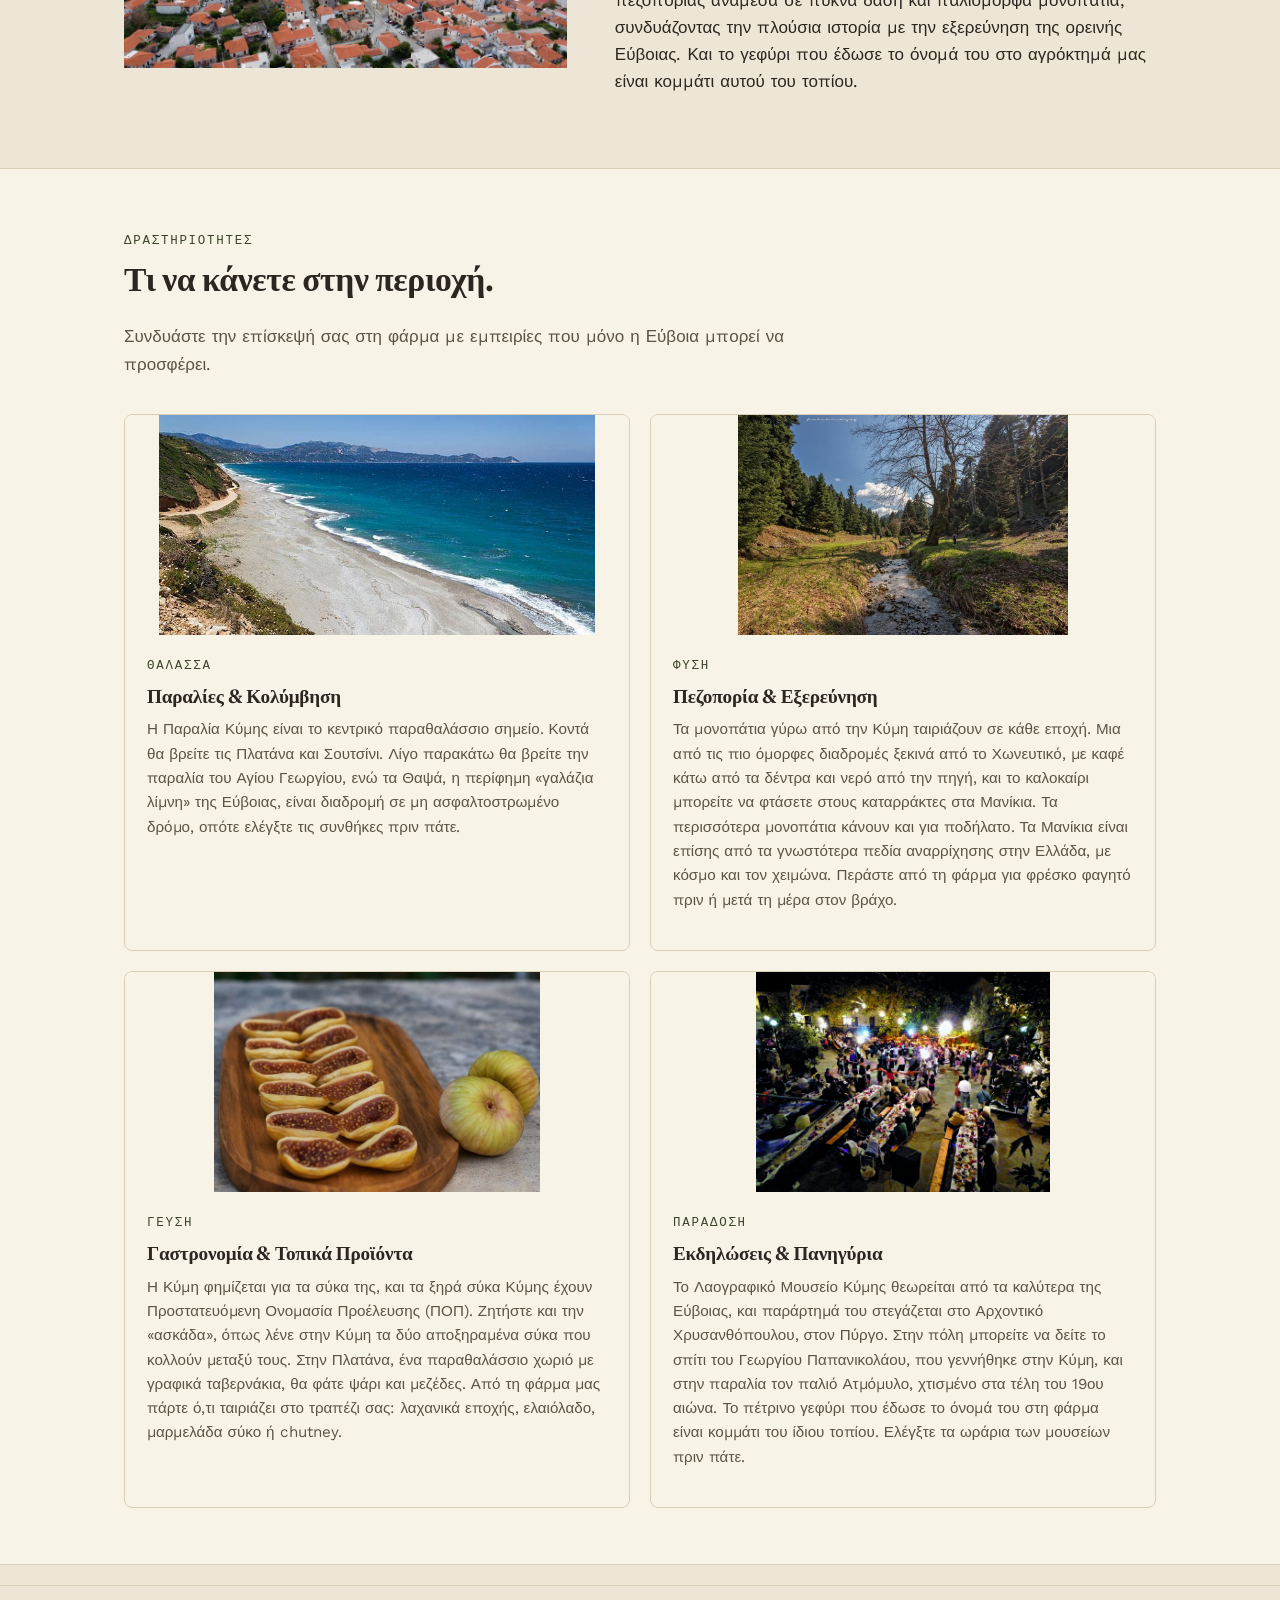
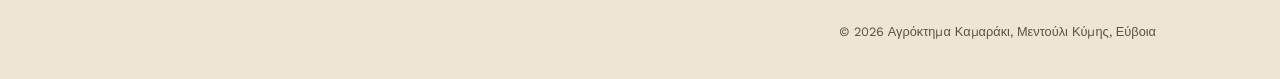
<file: visit.html>
<!DOCTYPE html>
<html lang="el">
<head>
<meta charset="UTF-8">
<meta name="viewport" content="width=device-width, initial-scale=1.0">
<title>Επισκεφθείτε μας — Αγρόκτημα Καμαράκι</title>
<meta name="description" content="Οδηγίες πρόσβασης, στοιχεία επικοινωνίας και δραστηριότητες στην Κύμη και το Μεντούλι της Εύβοιας.">
<link rel="icon" href="assets/favicon.svg" type="image/svg+xml">
<link rel="preconnect" href="https://fonts.googleapis.com">
<link href="https://fonts.googleapis.com/css2?family=Fraunces:opsz,wght@9..144,500;9..144,600;9..144,700&family=Work+Sans:wght@400;500;600&family=IBM+Plex+Mono:wght@400;500&display=swap" rel="stylesheet">
<link rel="stylesheet" href="styles.css">
</head>
<body>

<header class="site-header">
  <div class="wrap">
    <div class="header-top">
      <a class="brand" href="index.html">
        <svg viewBox="0 0 64 64" aria-hidden="true"><rect width="64" height="64" rx="10" fill="#545F3B"/><path d="M10 46 C10 30 20 20 32 20 C44 20 54 30 54 46" fill="none" stroke="#F8F3E7" stroke-width="5" stroke-linecap="round"/><rect x="8" y="46" width="48" height="6" rx="2" fill="#F8F3E7"/></svg>
        <span class="brand-name">
          <span class="brand-green">Αγρόκτημα</span> Καμαράκι
        </span>
      </a>
      <div class="lang-switch">
        <span>EL</span>
        <a href="index-en.html">EN</a>
      </div>
    </div>
    <nav class="main-nav" aria-label="Κύριο μενού">
      <ul>
        <li><a href="index.html" aria-current="page">Αρχική</a></li>
        <li><a href="products.html">Προϊόντα</a></li>
        <li><a href="about.html">Το Αγρόκτημα</a></li>
        <li><a href="visit.html">Επίσκεψη</a></li>
      </ul>
    </nav>
  </div>
</header>

<main>
  <section class="hero" style="padding-bottom:24px;">
    <div class="wrap" style="grid-template-columns:1fr;">
      <div>
        <span class="eyebrow">Μεντούλι · Κύμη · Εύβοια</span>
        <h1 style="font-size:clamp(2rem,4vw,2.8rem);">Επισκεφθείτε το αγρόκτημα</h1>
        <p class="lede">Βρισκόμαστε στο Μεντούλι, λίγα λεπτά από την Κύμη. Καλέστε ή στείλτε μήνυμα πριν έρθετε, ώστε να έχουμε έτοιμο ό,τι ψάχνετε.</p>
      </div>
    </div>
  </section>

  <section class="alt">
    <div class="wrap">
      <div class="section-head">
        <span class="eyebrow">Στοιχεία & Πρόσβαση</span>
        <h2>Πώς θα μας βρείτε.</h2>
        <p>Το αγρόκτημα είναι ανοιχτό κατόπιν συνεννόησης. Επικοινωνήστε μαζί μας για να οργανώσουμε την επίσκεψή σας.</p>
      </div>
      <div class="visit-grid">
        <div class="visit-card">
          <span class="eyebrow">Επικοινωνία</span>
          <dl>
            <dt>Τοποθεσία</dt><dd>Μεντούλι, Κύμη, Εύβοια</dd>
            <dt>Email</dt><dd>hello@kamaraki.farm</dd>
            <dt>Ώρες επίσκεψης</dt><dd>Καθημερινά 0800 - 1900</dd>
            <dt>Πρόσβαση</dt><dd>Από την πόλη της Κύμη, ακολουθήστε τον δρόμο προς Κονίστρες, προσπεράστε τη στροφή προς Παραλία Κύμης και Πλατάνα, και θα βρείτε το Καμαράκι μόλις 500 μέτρα παρακάτω, πάνω στον κεντρικό δρόμο. Χώρος στάθμευσης διαθέσιμος.</dd>
          </dl>
        </div>
        <iframe 
          class="map-frame"
          src="https://www.google.com/maps/embed?pb=!1m18!1m12!1m3!1d7130.149636122845!2d24.069869671080568!3d38.598385510312!2m3!1f0!2f0!3f0!3m2!1i1024!2i768!4f13.1!3m3!1m2!1s0x14a1573deafcfbfd%3A0xa91f34fce45fc6c1!2zzpHOs8-Bz4zOus-EzrfOvM6xIM6azrHOvM6xz4HOrM66zrk!5e1!3m2!1sen!2sgr!4v1791831895545!5m2!1sen!2sgr" 
          width="100%" 
          height="100%" 
          style="border:0;" 
          allowfullscreen="" 
          loading="lazy" 
          referrerpolicy="strict-origin-when-cross-origin">
      </iframe>
      </div>
    </div>
  </section>

  <section>
    <div class="wrap">
      <div class="section-head">
        <span class="eyebrow">Η περιοχή μας</span>
        <h2>Η Κύμη και τα χωριά της Εύβοιας.</h2>
        <p>Η Κύμη είναι κωμόπολη της ανατολικής Εύβοιας με θέα στο Αιγαίο. Από το λιμάνι της φεύγουν πλοία για Σκύρο, Σκόπελο και Αλόννησο, και στην παραλία στέκει ο παλιός Ατμόμυλος του 19ου αιώνα.</p>
      </div>
      <div class="story-grid">
        <img src="images/Kymi.jpg" loading="lazy">
        <div>
          <span class="eyebrow">Ιστορία & Πολιτισμός</span>
          <h3>Μια γωνιά με βαθιές ρίζες.</h3>
          <p>Η Κύμη είναι η γενέτειρα του Γεώργιου Παπανικολάου, του πρωτοπόρου επιστήμονα που άλλαξε την παγκόσμια ιατρική με το τεστ Παπ, με το σπίτι του στην πόλη να λειτουργεί σήμερα ως μουσείο. Σε κοντινή απόσταση, το καταπράσινο <strong>Κοτυλαίο όρος</strong> προσκαλεί τους λάτρεις της φύσης σε εξαιρετικές διαδρομές πεζοπορίας ανάμεσα σε πυκνά δάση και παλιόμορφα μονοπάτια, συνδυάζοντας την πλούσια ιστορία με την εξερεύνηση της ορεινής Εύβοιας.  Και το γεφύρι που έδωσε το όνομά του στο αγρόκτημά μας είναι κομμάτι αυτού του τοπίου.</p>
        </div>
      </div>
    </div>
  </section>

  <section class="alt">
    <div class="wrap">
      <div class="section-head">
        <span class="eyebrow">Δραστηριότητες</span>
        <h2>Τι να κάνετε στην περιοχή.</h2>
        <p>Συνδυάστε την επίσκεψή σας στη φάρμα με εμπειρίες που μόνο η Εύβοια μπορεί να προσφέρει.</p>
      </div>
      <div class="cat-grid">

        <div class="cat-card">
          <img src="images/Mourterh.jpg" loading="lazy">
          <div class="cat-body">
            <span class="eyebrow">Θάλασσα</span>
            <h3>Παραλίες & Κολύμβηση</h3>
            <p>Η Παραλία Κύμης είναι το κεντρικό παραθαλάσσιο σημείο. Κοντά θα βρείτε τις Πλατάνα και Σουτσίνι. Λίγο παρακάτω θα βρείτε την παραλία του Αγίου Γεωργίου, ενώ τα Θαψά, η περίφημη «γαλάζια λίμνη» της Εύβοιας, είναι διαδρομή σε μη ασφαλτοστρωμένο δρόμο, οπότε ελέγξτε τις συνθήκες πριν πάτε.</p>
          </div>
        </div>

        <div class="cat-card">
          <img src="images/kotylaia.jpg" loading="lazy">
          <div class="cat-body">
            <span class="eyebrow">Φύση</span>
            <h3>Πεζοπορία & Εξερεύνηση</h3>
            <p>Τα μονοπάτια γύρω από την Κύμη ταιριάζουν σε κάθε εποχή. Μια από τις πιο όμορφες διαδρομές ξεκινά από το Χωνευτικό, με καφέ κάτω από τα δέντρα και νερό από την πηγή, και το καλοκαίρι μπορείτε να φτάσετε στους καταρράκτες στα Μανίκια. Τα περισσότερα μονοπάτια κάνουν και για ποδήλατο. Τα Μανίκια είναι επίσης από τα γνωστότερα πεδία αναρρίχησης στην Ελλάδα, με κόσμο και τον χειμώνα. Περάστε από τη φάρμα για φρέσκο φαγητό πριν ή μετά τη μέρα στον βράχο.</p>
          </div>
        </div>

        <div class="cat-card">
          <img src="images/gastro.jpg" loading="lazy">
          <div class="cat-body">
            <span class="eyebrow">Γεύση</span>
            <h3>Γαστρονομία & Τοπικά Προϊόντα</h3>
            <p>Η Κύμη φημίζεται για τα σύκα της, και τα ξηρά σύκα Κύμης έχουν Προστατευόμενη Ονομασία Προέλευσης (ΠΟΠ). Ζητήστε και την «ασκάδα», όπως λένε στην Κύμη τα δύο αποξηραμένα σύκα που κολλούν μεταξύ τους. Στην Πλατάνα, ένα παραθαλάσσιο χωριό με γραφικά ταβερνάκια, θα φάτε ψάρι και μεζέδες. Από τη φάρμα μας πάρτε ό,τι ταιριάζει στο τραπέζι σας: λαχανικά εποχής, ελαιόλαδο, μαρμελάδα σύκο ή chutney.</p>
          </div>
        </div>

        <div class="cat-card">
          <img src="images/panigyri.jpg" loading="lazy">
          <div class="cat-body">
            <span class="eyebrow">Παράδοση</span>
            <h3>Εκδηλώσεις & Πανηγύρια</h3>
            <p>Το Λαογραφικό Μουσείο Κύμης θεωρείται από τα καλύτερα της Εύβοιας, και παράρτημά του στεγάζεται στο Αρχοντικό Χρυσανθόπουλου, στον Πύργο. Στην πόλη μπορείτε να δείτε το σπίτι του Γεωργίου Παπανικολάου, που γεννήθηκε στην Κύμη, και στην παραλία τον παλιό Ατμόμυλο, χτισμένο στα τέλη του 19ου αιώνα. Το πέτρινο γεφύρι που έδωσε το όνομά του στη φάρμα είναι κομμάτι του ίδιου τοπίου. Ελέγξτε τα ωράρια των μουσείων πριν πάτε.</p>
          </div>
        </div>

      </div>
    </div>
  </section>
</main>

<footer class="site-footer">
  <div class="wrap">
    <small>© 2026 Αγρόκτημα Καμαράκι, Μεντούλι Κύμης, Εύβοια</small>
  </div>
</footer>

<script>
  document.addEventListener('DOMContentLoaded', () => {
    const header = document.querySelector('.site-header');
    const brandLink = header ? header.querySelector('.brand') : null;

    if (!header || !brandLink) return;

    window.addEventListener('scroll', () => {
      if (window.innerWidth > 768) return;
      
      const eyebrow = document.querySelector('.hero .eyebrow');
      if (eyebrow) {
        const headerBottom = header.getBoundingClientRect().bottom;
        const eyebrowTop = eyebrow.getBoundingClientRect().top;
        
        if (eyebrowTop <= headerBottom) {
          header.classList.add('is-scrolled');
        } else if (window.scrollY < 30) {
          header.classList.remove('is-scrolled');
        }
      }
    });

    brandLink.addEventListener('click', (e) => {
      if (window.innerWidth <= 768 && header.classList.contains('is-scrolled')) {
        e.preventDefault();
        window.scrollTo({ top: 0, behavior: 'smooth' });
      }
    });
  });
</script>

</body>
</html>
</file>
<file: styles.css>
/* ============================================================
   Κάμαρακι Farm — design tokens
   Palette drawn from the Evia landscape, not a generic AI default:
   limestone stone, olive canopy, ripe fig, apricot preserve.
   ============================================================ */
:root{
  --stone:      #EDE6D6;   /* limestone background */
  --stone-card: #F8F3E7;   /* lighter card surface */
  --ink:        #2B2620;   /* charcoal text */
  --ink-soft:   #5B5344;   /* muted text */
  --olive:      #545F3B;   /* olive canopy — primary */
  --olive-dark: #3B4329;
  --fig:        #4C2E3A;   /* ripe fig — accent, jams/chutneys */
  --apricot:    #D9903F;   /* apricot preserve — accent, marmalade */
  --line:       #D9CFB8;   /* hairline / dividers */

  --font-display: "Fraunces", Georgia, serif;
  --font-body:    "Work Sans", -apple-system, "Segoe UI", sans-serif;
  --font-mono:    "IBM Plex Mono", ui-monospace, monospace;

  --radius: 4px;
  --wrap: 1080px;
}

*{ box-sizing:border-box; }
html{ scroll-behavior:smooth; }
body{
  margin:0;
  background:var(--stone);
  color:var(--ink);
  font-family:var(--font-body);
  font-size:17px;
  line-height:1.6;
  -webkit-font-smoothing:antialiased;
}
img{ max-width:100%; display:block; }
a{ color:inherit; }
h1,h2,h3{ font-family:var(--font-display); font-weight:600; margin:0 0 .4em; letter-spacing:-.01em; }
.wrap{ max-width:var(--wrap); margin:0 auto; padding:0 24px; }
.eyebrow{
  font-family:var(--font-mono); font-size:.78rem; letter-spacing:.14em;
  text-transform:uppercase; color:var(--olive-dark);
}

/* --- Header & Logo Styles --- */
.site-header {
  position: sticky;
  top: 0;
  z-index: 1000;
  background-color: var(--stone);
  transition: all 0.3s ease;
}

.site-header .wrap {
  display: flex;
  flex-direction: column;
  align-items: stretch;
  justify-content: flex-start;
  height: auto;
  padding: 12px 16px 10px;
  gap: 8px;
}

.header-top {
  display: flex;
  align-items: center;
  justify-content: space-between;
  width: 100%;
}

.brand {
  display: inline-flex;
  align-items: center;
  gap: 10px;
  text-decoration: none;
}

.brand svg {
  width: 32px;
  height: 32px;
  flex-shrink: 0;
  display: block;
}

.brand-name {
  font-family: var(--font-display);
  font-size: 1.4rem;
  font-weight: 600;
  white-space: nowrap;
  line-height: 1;
  display: inline-block;
  color: var(--ink); /* Το "Καμαράκι" σκούρο */
}

.brand-name .brand-green {
  color: var(--olive); /* Το "Αγρόκτημα" πράσινο της ελιάς */
}

.brand-name .brand-tagline {
  text-transform: lowercase;
}
/* Desktop Navigation (Οριζόντιο, χωρίς κουκκίδες) */

.site-header nav.main-nav {
  width: 100%;
}

.site-header nav.main-nav ul {
  display: flex;
  list-style: none;
  gap: 24px;
  margin: 0;
  padding: 0;
  align-items: center;
}

.site-header nav.main-nav a {
  text-decoration: none;
  color: var(--ink);
  font-weight: 500;
  font-size: 0.95rem;
}

.site-header nav.main-nav a:hover,
.site-header nav.main-nav a[aria-current="page"] {
  color: var(--olive);
}
@media (max-width: 768px) {
  header.site-header {
    transition: background-color 0.3s ease, box-shadow 0.3s ease;
  }

  header.site-header .wrap {
    flex-direction: column ;
    align-items: flex-start ;
    justify-content: flex-start ;
    height: auto ;
    min-height: auto ;
    padding: 10px 16px ;
    gap: 6px ;
    transition: padding 0.3s ease, gap 0.3s ease;
  }

  .site-header nav.main-nav {
    width: 100% ;
    display: block ;
    max-height: 60px ;
    opacity: 1 ;
    overflow: hidden ;
    margin-top: 2px ;
    padding: 0 ;
    transition: max-height 0.3s cubic-bezier(0.4, 0, 0.2, 1), 
                opacity 0.25s ease-in-out, 
                margin 0.3s ease ;
  }

  .site-header nav.main-nav ul {
    display: flex ;
    flex-wrap: wrap ;
    justify-content: flex-start ;
    gap: 6px 12px ;
    padding: 0 ;
    margin: 0 ;
    list-style: none ;
  }
  
  .site-header nav.main-nav a {
    font-size: 0.75rem ;
    padding: 2px 0 ;
    white-space: nowrap ;
  }

  /* Κατάσταση Scroll */
  .site-header.is-scrolled {
    z-index: 1000 ;
    box-shadow: 0 4px 12px rgba(43,38,32,0.06);
  }

  .site-header.is-scrolled .wrap {
    padding: 8px 16px ;
    gap: 0 ;
  }

  .site-header.is-scrolled .main-nav {
    max-height: 0 ;
    opacity: 0 ;
    margin-top: 0 ;
    pointer-events: none ;
  }

  .site-header.is-scrolled .brand {
    cursor: pointer ;
  }

    .site-header.is-scrolled .brand-tagline {
    display: none;
  }
}
/* ---------- hero ---------- */
.hero{ padding:64px 0 40px; }
.hero .wrap{ display:grid; grid-template-columns:1.1fr .9fr; gap:48px; align-items:center; }
@media (max-width:860px){ .hero .wrap{ grid-template-columns:1fr; } }
.hero h1{ font-size:clamp(2.2rem,5vw,3.4rem); line-height:1.05; }
.hero p.lede{ font-size:1.15rem; color:var(--ink-soft); max-width:46ch; }
.hero-actions{ display:flex; gap:14px; margin-top:26px; flex-wrap:wrap; }

.btn{
  display:inline-block; font-family:var(--font-mono); font-size:.85rem;
  letter-spacing:.04em; text-transform:uppercase; text-decoration:none;
  padding:13px 22px; border-radius:var(--radius); border:1px solid var(--ink);
}
.btn-primary{ background:var(--olive); border-color:var(--olive); color:var(--stone-card); }
.btn-primary:hover{ background:var(--olive-dark); border-color:var(--olive-dark); }
.btn-ghost{ background:transparent; color:var(--ink); }
.btn-ghost:hover{ background:var(--ink); color:var(--stone-card); }

/* ---------- signature: chalkboard "today's harvest" ---------- */
.harvest-board{
  background:var(--olive-dark);
  color:var(--stone-card);
  border-radius:10px;
  padding:28px 26px;
  transform:rotate(-1.2deg);
  box-shadow:0 14px 34px -14px rgba(43,38,32,.45);
  border:1px solid #2c3320;
}
.harvest-board .board-head{
  display:flex; justify-content:space-between; align-items:baseline;
  border-bottom:1px dashed rgba(248,243,231,.35); padding-bottom:10px; margin-bottom:14px;
}
.harvest-board .board-head h2{ font-size:1.05rem; margin:0; color:#F8F3E7; }
.harvest-board .board-date{ font-family:var(--font-mono); font-size:.72rem; color:#C9C2AE; }
.harvest-board ul{ list-style:none; margin:0; padding:0; }
.harvest-board li{
  display:flex; justify-content:space-between; gap:10px;
  font-family:var(--font-mono); font-size:.92rem;
  padding:7px 0; border-bottom:1px dotted rgba(248,243,231,.18);
}
.harvest-board li:last-child{ border-bottom:none; }
.harvest-board .tag{ color:var(--apricot); font-size:.7rem; letter-spacing:.06em; }
.harvest-board .note{
  margin-top:16px; font-size:.78rem; color:#C9C2AE; font-family:var(--font-body);
}

/* ---------- placeholder image blocks (swap for real photos) ---------- */
.ph{
  position:relative; width:100%; aspect-ratio:4/3;
  background:
    repeating-linear-gradient(135deg, rgba(84,95,59,.10) 0 12px, rgba(84,95,59,0) 12px 24px),
    var(--stone-card);
  border:1px solid var(--line); border-radius:var(--radius);
  display:flex; align-items:center; justify-content:center; overflow:hidden;
}
.ph::after{
  content:attr(data-label);
  font-family:var(--font-mono); font-size:.72rem; letter-spacing:.05em;
  color:var(--ink-soft); text-align:center; padding:0 14px;
}
.ph.wide{ aspect-ratio:16/9; }
.ph.square{ aspect-ratio:1/1; }

/* ---------- section scaffolding ---------- */
section{ padding:56px 0; }
section.alt{ background:var(--stone-card); border-top:1px solid var(--line); border-bottom:1px solid var(--line); }
.section-head{ max-width:60ch; margin-bottom:36px; }
.section-head h2{ font-size:clamp(1.6rem,3vw,2.1rem); }
.section-head p{ color:var(--ink-soft); }

/* ---------- product grid ---------- */
.cat-grid{ display:grid; grid-template-columns:repeat(2,1fr); gap:20px; }
@media (max-width:720px){ .cat-grid{ grid-template-columns:1fr; } }
.cat-card{
  background:var(--stone-card); border:1px solid var(--line); border-radius:8px;
  overflow:hidden; display:flex; flex-direction:column;
}
.cat-card .cat-body{ padding:20px 22px 24px; }
.cat-card .eyebrow{ display:block; margin-bottom:6px; }
.cat-card h3{ font-size:1.2rem; margin-bottom:6px; }
.cat-card p{ color:var(--ink-soft); font-size:.95rem; margin:0 0 14px; }

.product-list{ list-style:none; margin:0; padding:0; }
.product-list li{
  display:flex; justify-content:space-between; align-items:baseline; gap:12px;
  padding:9px 0; border-bottom:1px solid var(--line); font-size:.94rem;
}
.product-list li:last-child{ border-bottom:none; }
.product-list .price{ font-family:var(--font-mono); font-size:.86rem; color:var(--olive-dark); white-space:nowrap; }
.product-list .pname{ font-weight:500; }
.product-list .pnote{ display:block; font-size:.8rem; color:var(--ink-soft); font-weight:400; }

.badge-row{ display:flex; gap:8px; flex-wrap:wrap; margin-top:6px; }
.badge{
  font-family:var(--font-mono); font-size:.68rem; letter-spacing:.05em;
  text-transform:uppercase; padding:3px 8px; border-radius:20px;
  border:1px solid var(--line); color:var(--ink-soft);
}

/* ---------- about / story ---------- */
.story-grid{ display:grid; grid-template-columns:.9fr 1.1fr; gap:48px; align-items:center; }
@media (max-width:860px){ .story-grid{ grid-template-columns:1fr; } }
.story-grid.reverse{ direction:rtl; }
.story-grid.reverse > *{ direction:ltr; }

.stat-row{ display:flex; gap:32px; margin-top:24px; flex-wrap:wrap; }
.stat .num{ font-family:var(--font-display); font-size:2rem; color:var(--olive-dark); line-height:1; }
.stat .label{ font-family:var(--font-mono); font-size:.72rem; color:var(--ink-soft); text-transform:uppercase; letter-spacing:.05em; }

/* ---------- visit / contact ---------- */
.visit-grid{ display:grid; grid-template-columns:1fr 1fr; gap:32px; }
@media (max-width:720px){ .visit-grid{ grid-template-columns:1fr; } }
.visit-card{ background:var(--stone-card); border:1px solid var(--line); border-radius:8px; padding:24px; }
.visit-card h3{ font-size:1.05rem; }
.visit-card dl{ margin:14px 0 0; }
.visit-card dt{ font-family:var(--font-mono); font-size:.7rem; text-transform:uppercase; color:var(--ink-soft); letter-spacing:.05em; margin-top:12px; }
.visit-card dd{ margin:2px 0 0; }

/* ---------- footer ---------- */
footer.site-footer{ border-top:1px solid var(--line); padding:36px 0; margin-top:20px; }
footer.site-footer .wrap{ display:flex; justify-content:flex-end; flex-wrap:wrap; gap:16px; align-items:center; }
footer.site-footer .foot-links{ display:flex; gap:18px; list-style:none; padding:0; margin:0; }
footer.site-footer .foot-links a{ text-decoration:none; font-size:.85rem; }
footer.site-footer small{ color:var(--ink-soft); font-size:.8rem; }

/* ---------- reduced motion ---------- */
@media (prefers-reduced-motion: reduce){
  html{ scroll-behavior:auto; }
  .harvest-board{ transform:none; }
}

/* ---------- focus visibility ---------- */
a:focus-visible, button:focus-visible{
  outline:2px solid var(--apricot); outline-offset:2px;
}

/* ---------- modal / availability dialog ---------- */
dialog.availability-modal {
  border: 1px solid var(--line);
  border-radius: 8px;
  padding: 32px;
  background: var(--stone-card);
  color: var(--ink);
  width: 100%;
  max-width: 440px;
  box-shadow: 0 20px 40px -15px rgba(43,38,32,0.3);
  font-family: var(--font-body);
}
dialog.availability-modal::backdrop {
  background: rgba(43, 38, 32, 0.4);
  backdrop-filter: blur(4px);
}
.modal-close {
  position: absolute;
  top: 16px;
  right: 16px;
  background: none;
  border: none;
  font-size: 1.2rem;
  cursor: pointer;
  color: var(--ink-soft);
}
.modal-form-group {
  margin-bottom: 16px;
}
.modal-form-group label {
  display: block;
  font-family: var(--font-mono);
  font-size: 0.75rem;
  text-transform: uppercase;
  letter-spacing: 0.05em;
  color: var(--ink-soft);
  margin-bottom: 6px;
}
.modal-form-group input[type="tel"] {
  width: 100%;
  padding: 10px 12px;
  border: 1px solid var(--line);
  border-radius: var(--radius);
  background: white;
  font-family: var(--font-body);
  font-size: 0.95rem;
  color: var(--ink);
}
.radio-group {
  display: flex;
  gap: 16px;
  margin-top: 6px;
  font-size: 0.9rem;
  flex-wrap: wrap;
}
.radio-group label {
  display: flex;
  align-items: center;
  gap: 6px;
  text-transform: none;
  font-family: var(--font-body);
  color: var(--ink);
  cursor: pointer;
}
.price-btn {
  background: none;
  border: none;
  padding: 0;
  font-family: var(--font-mono);
  font-size: 0.86rem;
  color: var(--olive-dark);
  text-decoration: underline;
  cursor: pointer;
  white-space: nowrap;
}
.price-btn:hover {
  color: var(--apricot);
}

/* ---------- language switcher ---------- */
.lang-switch {
  font-family: var(--font-mono);
  font-size: 0.72rem;
  letter-spacing: 0.06em;
  flex-shrink: 0;
  margin-left: auto;
}

.lang-switch a,
.lang-switch span {
  text-decoration: none;
  padding: 3px 8px;
  border: 1px solid var(--line);
  border-radius: var(--radius);
  display: inline-block;
}

.lang-switch a {
  color: var(--ink-soft);
}

.lang-switch a:hover {
  color: var(--olive);
  border-color: var(--olive);
}

.lang-switch span {
  color: var(--ink);
  border-color: var(--ink);
  cursor: default;
}

@media (max-width: 768px) {
  .lang-switch {
    margin-top: 0;
  }
  .site-header.is-scrolled .lang-switch {
    margin-top: 0;
  }
}

/* Σταθερό & ομοιόμορφο μέγεθος για όλες τις εικόνες των κατηγοριών */
.cat-card img {
  width: 100%;
  height: 220px;
  object-fit: contain;
  background-color: var(--stone-card);
}

/* Styling για τον ενσωματωμένο χάρτη Google Maps */
.map-frame {
  width: 100%;
  min-height: 320px;
  border-radius: 8px;
  border: 1px solid var(--line);
  box-shadow: 0 4px 12px rgba(43, 38, 32, 0.04);
}
</file>
